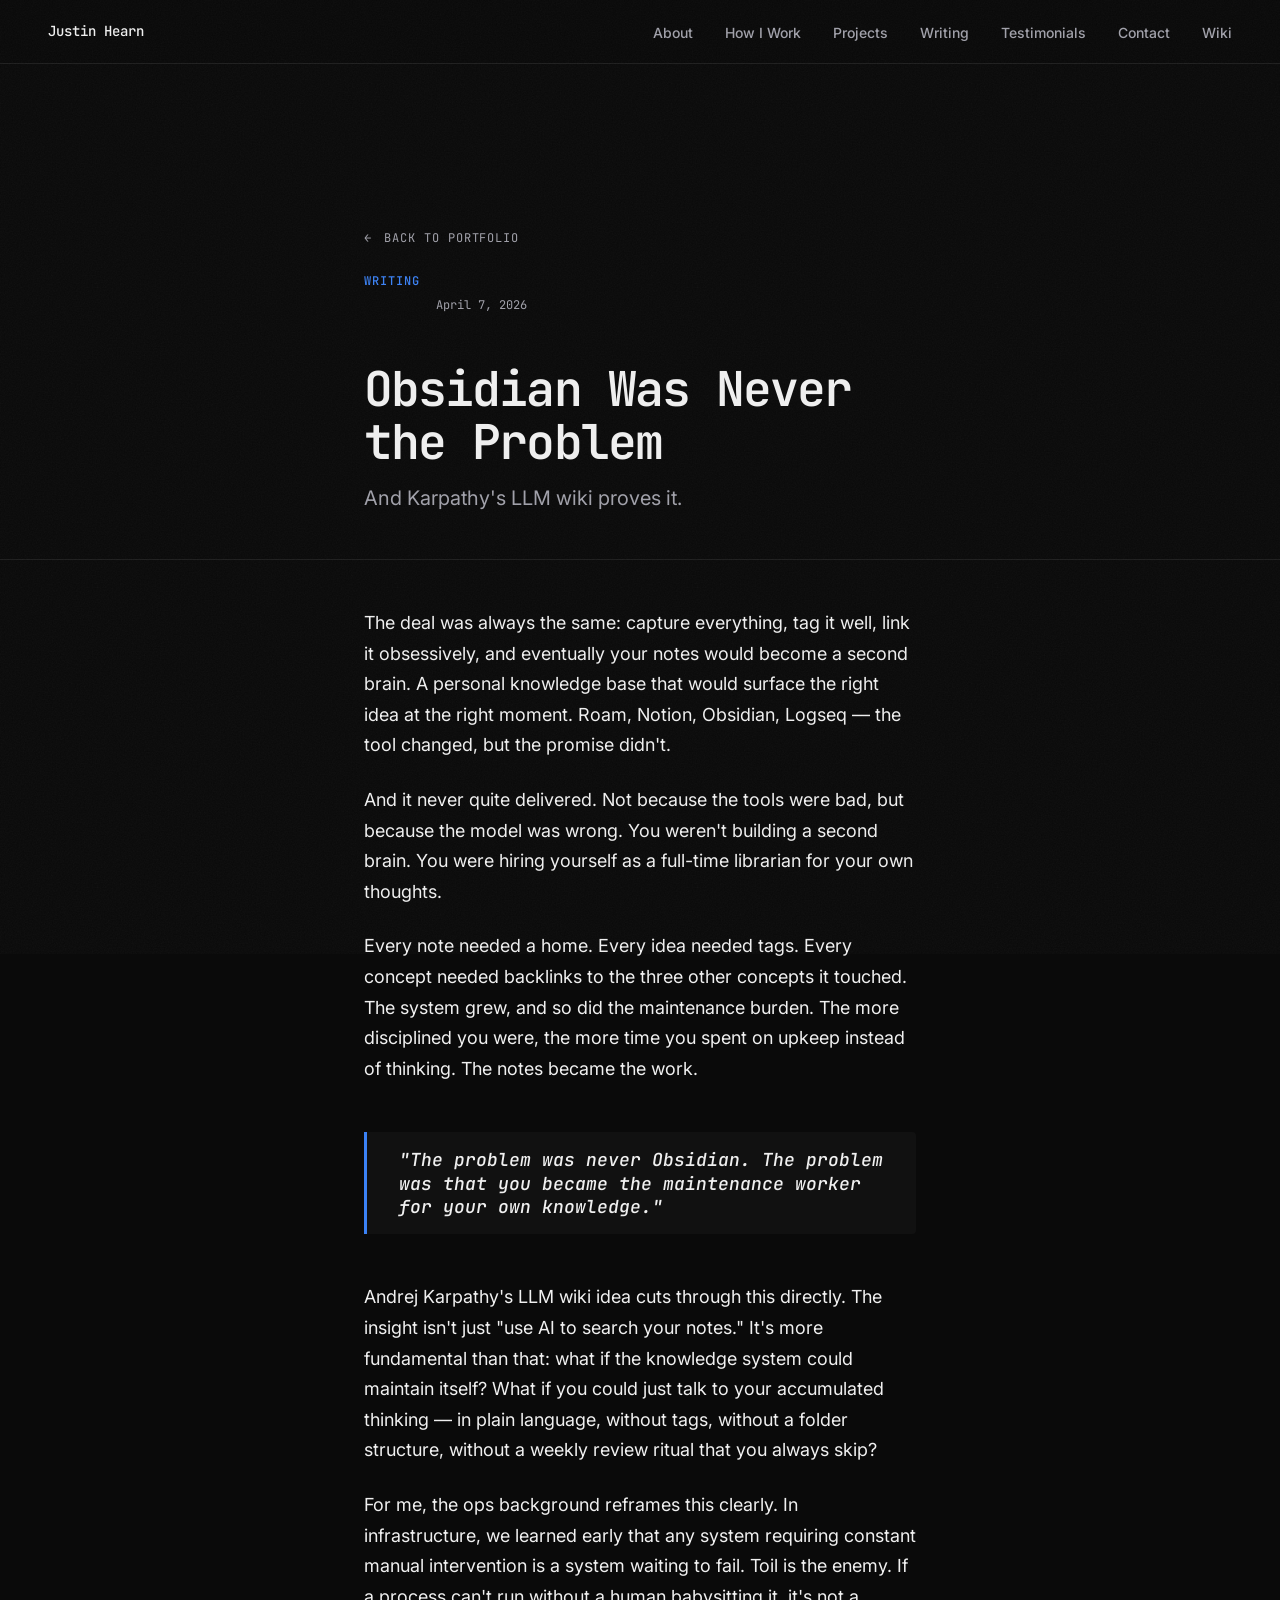
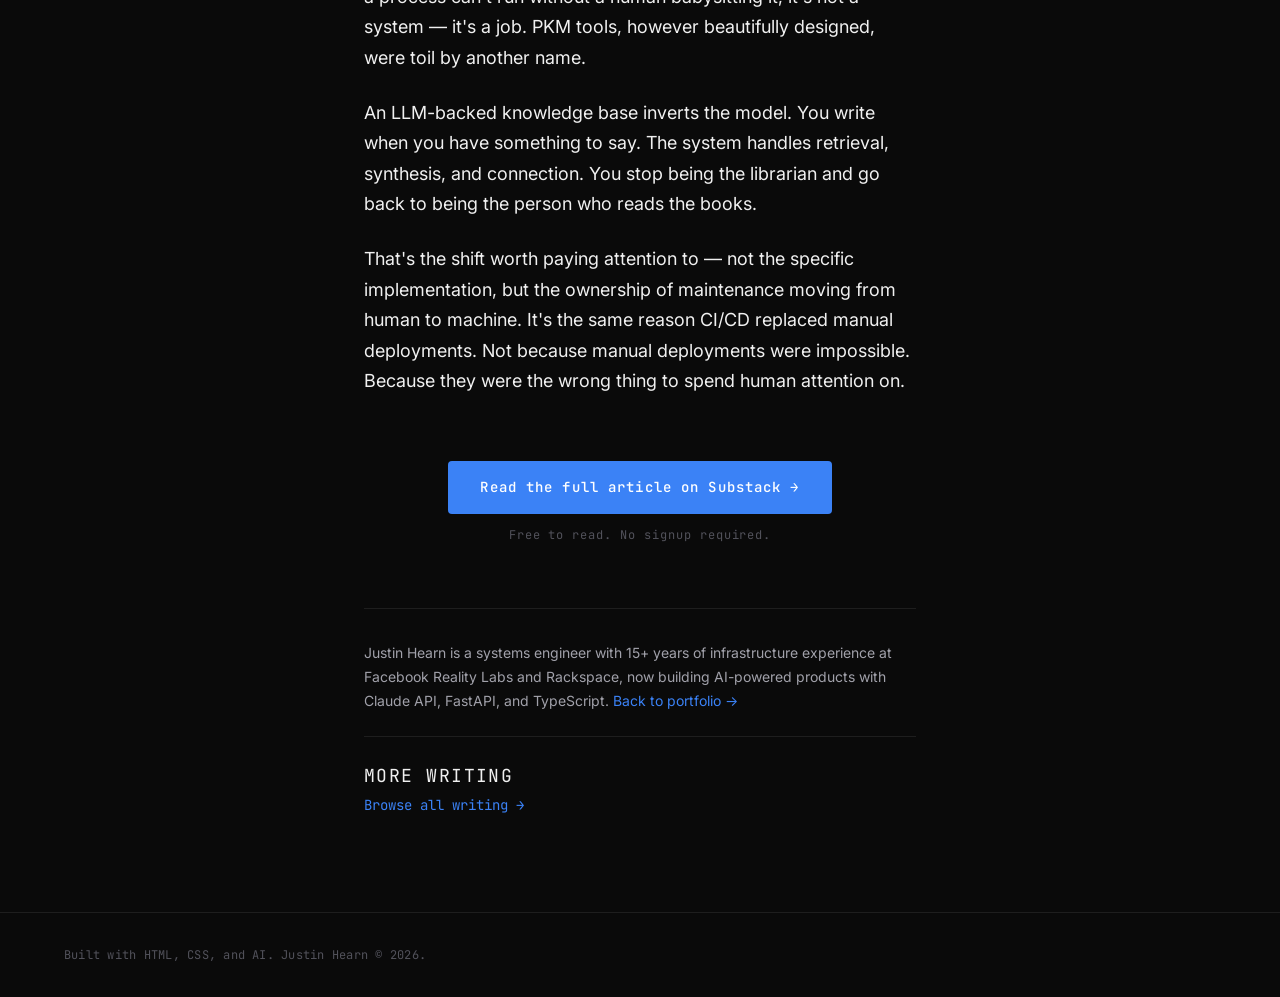
<file: pkm-llm-wiki.html>
<!DOCTYPE html>
<html lang="en">
<head>
  <meta charset="UTF-8">
  <meta name="viewport" content="width=device-width, initial-scale=1.0">
  <title>Obsidian Was Never the Problem — And Karpathy's LLM Wiki Proves It | Justin Hearn</title>
  <meta name="description" content="Andrej Karpathy's LLM wiki idea isn't just a better tool — it reveals why every PKM system eventually fails. A systems engineer's take on knowledge management that actually works.">

  <meta property="og:title" content="Obsidian Was Never the Problem — And Karpathy's LLM Wiki Proves It">
  <meta property="og:description" content="The problem with PKM tools isn't which tool you chose — it's that you became the maintenance worker for your own knowledge. Karpathy's LLM wiki fixes that.">
  <meta property="og:type" content="article">
  <meta name="author" content="Justin Hearn">
  <meta property="og:url" content="https://www.justin.hearn.me/pkm-llm-wiki.html">
  <meta property="og:image" content="https://www.justin.hearn.me/pkm-llm-wiki-og-image.png">
  <meta property="article:published_time" content="2026-04-07">
  <meta property="article:author" content="Justin Hearn">

  <meta name="twitter:card" content="summary_large_image">
  <meta name="twitter:title" content="Obsidian Was Never the Problem — And Karpathy's LLM Wiki Proves It">
  <meta name="twitter:description" content="The problem with PKM tools isn't which tool you chose. Karpathy's LLM wiki reveals the real issue.">
  <meta name="twitter:image" content="https://www.justin.hearn.me/pkm-llm-wiki-og-image.png">

  <link rel="canonical" href="https://www.justin.hearn.me/pkm-llm-wiki.html">
  <link rel="icon" href="data:image/svg+xml,<svg xmlns='http://www.w3.org/2000/svg' viewBox='0 0 32 32'><rect width='32' height='32' rx='6' fill='%230a0a0a'/><text x='9' y='22' font-family='monospace' font-size='15' font-weight='700' fill='%233b82f6'>J_</text></svg>">

  <script type="application/ld+json">
  {
    "@context": "https://schema.org",
    "@type": "Article",
    "headline": "Obsidian Was Never the Problem — And Karpathy's LLM Wiki Proves It",
    "description": "Andrej Karpathy's LLM wiki idea reveals why every PKM tool ultimately fails: the tool makes you the maintenance worker for your own knowledge. A systems engineer's analysis.",
    "datePublished": "2026-04-07",
    "dateModified": "2026-04-07",
    "author": {
      "@type": "Person",
      "name": "Justin Hearn",
      "url": "https://www.justin.hearn.me"
    },
    "publisher": {
      "@type": "Person",
      "name": "Justin Hearn",
      "url": "https://www.justin.hearn.me"
    },
    "mainEntityOfPage": {
      "@type": "WebPage",
      "@id": "https://www.justin.hearn.me/pkm-llm-wiki.html"
    },
    "image": "https://www.justin.hearn.me/pkm-llm-wiki-og-image.png",
    "keywords": ["Karpathy LLM wiki", "Obsidian PKM", "LLM knowledge management", "AI personal knowledge base", "replace Obsidian with AI", "PKM tools 2026"],
    "url": "https://www.justin.hearn.me/pkm-llm-wiki.html",
    "isPartOf": {
      "@type": "WebSite",
      "url": "https://www.justin.hearn.me",
      "name": "Justin Hearn — AI-Augmented Engineering"
    }
  }
  </script>

  <link rel="preconnect" href="https://fonts.googleapis.com">
  <link rel="preconnect" href="https://fonts.gstatic.com" crossorigin>
  <link rel="stylesheet" href="https://fonts.googleapis.com/css2?family=Inter:wght@400;500;600&family=JetBrains+Mono:wght@400;500;600&display=swap">

  <link rel="stylesheet" href="tokens.css">
  <link rel="stylesheet" href="style.css">
</head>
<body>

  <!-- ─── Navigation ──────────────────────────────────────────── -->
  <header class="nav-header" role="banner">
    <nav class="nav" aria-label="Main navigation">
      <a href="/" class="nav-logo" aria-label="Justin Hearn — home">
        <span class="nav-logo-name">Justin Hearn</span>
      </a>

      <ul class="nav-links" role="list">
        <li><a href="/#about" class="nav-link">About</a></li>
        <li><a href="/#how-i-work" class="nav-link">How I Work</a></li>
        <li><a href="/#projects" class="nav-link">Projects</a></li>
        <li><a href="/#writing" class="nav-link">Writing</a></li>
        <li><a href="/#testimonials" class="nav-link">Testimonials</a></li>
        <li><a href="/#contact" class="nav-link">Contact</a></li>
        <li><a href="https://wiki.hearn.me" class="nav-link" target="_blank" rel="noopener">Wiki</a></li>
      </ul>

      <button
        class="nav-hamburger"
        aria-label="Open navigation menu"
        aria-expanded="false"
        aria-controls="mobile-nav"
      >
        <span class="hamburger-bar"></span>
        <span class="hamburger-bar"></span>
        <span class="hamburger-bar"></span>
      </button>
    </nav>
  </header>

  <!-- ─── Mobile Nav Overlay ──────────────────────────────────── -->
  <div class="mobile-nav" id="mobile-nav" aria-hidden="true" role="dialog" aria-label="Navigation menu">
    <button class="mobile-nav-close" aria-label="Close navigation menu">
      <svg width="24" height="24" viewBox="0 0 24 24" fill="none" stroke="currentColor" stroke-width="2" aria-hidden="true">
        <line x1="18" y1="6" x2="6" y2="18"/><line x1="6" y1="6" x2="18" y2="18"/>
      </svg>
    </button>
    <ul class="mobile-nav-links" role="list">
      <li><a href="/#about" class="mobile-nav-link">About</a></li>
      <li><a href="/#how-i-work" class="mobile-nav-link">How I Work</a></li>
      <li><a href="/#projects" class="mobile-nav-link">Projects</a></li>
      <li><a href="/#writing" class="mobile-nav-link">Writing</a></li>
      <li><a href="/#testimonials" class="mobile-nav-link">Testimonials</a></li>
      <li><a href="/#contact" class="mobile-nav-link">Contact</a></li>
      <li><a href="https://wiki.hearn.me" class="mobile-nav-link" target="_blank" rel="noopener">Wiki</a></li>
    </ul>
  </div>
  <div class="mobile-nav-backdrop" aria-hidden="true"></div>

  <main>

    <!-- ─── Article Header ──────────────────────────────────────── -->
    <header class="article-header">
      <div class="container">
        <a href="/" class="article-breadcrumb">Back to portfolio</a>

        <div class="article-meta">
          <p class="section-label" aria-label="Category">Writing</p>
          <time class="article-date" datetime="2026-04-07">April 7, 2026</time>
        </div>

        <h1 class="article-title">Obsidian Was Never the Problem</h1>
        <p class="article-deck">And Karpathy's LLM wiki proves it.</p>
      </div>
    </header>

    <!-- ─── Article Body ─────────────────────────────────────────── -->
    <div class="article-body container">

      <p>
        The deal was always the same: capture everything, tag it well, link it obsessively, and
        eventually your notes would become a second brain. A personal knowledge base that would
        surface the right idea at the right moment. Roam, Notion, Obsidian, Logseq — the tool
        changed, but the promise didn't.
      </p>

      <p>
        And it never quite delivered. Not because the tools were bad, but because the model was wrong.
        You weren't building a second brain. You were hiring yourself as a full-time librarian for
        your own thoughts.
      </p>

      <p>
        Every note needed a home. Every idea needed tags. Every concept needed backlinks to the
        three other concepts it touched. The system grew, and so did the maintenance burden. The
        more disciplined you were, the more time you spent on upkeep instead of thinking. The
        notes became the work.
      </p>

      <div class="article-pullquote" role="blockquote">
        <p>"The problem was never Obsidian. The problem was that you became the maintenance worker for your own knowledge."</p>
      </div>

      <p>
        Andrej Karpathy's LLM wiki idea cuts through this directly. The insight isn't just "use AI
        to search your notes." It's more fundamental than that: what if the knowledge system could
        maintain itself? What if you could just talk to your accumulated thinking — in plain language,
        without tags, without a folder structure, without a weekly review ritual that you always
        skip?
      </p>

      <p>
        For me, the ops background reframes this clearly. In infrastructure, we learned early that
        any system requiring constant manual intervention is a system waiting to fail. Toil is the
        enemy. If a process can't run without a human babysitting it, it's not a system — it's a
        job. PKM tools, however beautifully designed, were toil by another name.
      </p>

      <p>
        An LLM-backed knowledge base inverts the model. You write when you have something to say.
        The system handles retrieval, synthesis, and connection. You stop being the librarian and
        go back to being the person who reads the books.
      </p>

      <p>
        That's the shift worth paying attention to — not the specific implementation, but the
        ownership of maintenance moving from human to machine. It's the same reason CI/CD replaced
        manual deployments. Not because manual deployments were impossible. Because they were the
        wrong thing to spend human attention on.
      </p>

      <!-- ─── CTA ──────────────────────────────────────────────── -->
      <div class="article-cta">
        <a
          href="https://drinkyouroj.substack.com/p/obsidian-was-never-the-problem"
          target="_blank"
          rel="noopener noreferrer"
          class="article-cta-btn"
        >
          Read the full article on Substack →
        </a>
        <span class="article-cta-note">Free to read. No signup required.</span>
      </div>

      <!-- ─── Byline ────────────────────────────────────────────── -->
      <div class="article-byline">
        <p>
          Justin Hearn is a systems engineer with 15+ years of infrastructure experience at
          Facebook Reality Labs and Rackspace, now building AI-powered products with Claude API,
          FastAPI, and TypeScript.
          <a href="/">Back to portfolio →</a>
        </p>
      </div>

      <!-- ─── Related ───────────────────────────────────────────── -->
      <nav class="article-related" aria-label="More writing">
        <p class="article-related-label">More writing</p>
        <a href="/writing.html" class="article-related-link">Browse all writing →</a>
      </nav>

    </div>

  </main>

  <!-- ─── Footer ────────────────────────────────────────────────── -->
  <footer class="footer" role="contentinfo">
    <div class="container">
      <p class="footer-text">
        Built with HTML, CSS, and AI. Justin Hearn © 2026.
      </p>
    </div>
  </footer>

  <!-- Minimal mobile nav toggle — no GSAP dependency -->
  <script>
    (function () {
      var btn     = document.querySelector('.nav-hamburger');
      var closeBtn= document.querySelector('.mobile-nav-close');
      var nav     = document.getElementById('mobile-nav');
      var backdrop= document.querySelector('.mobile-nav-backdrop');

      function open() {
        nav.setAttribute('aria-hidden', 'false');
        btn.setAttribute('aria-expanded', 'true');
        backdrop.classList.add('is-visible');
        document.body.style.overflow = 'hidden';
      }
      function close() {
        nav.setAttribute('aria-hidden', 'true');
        btn.setAttribute('aria-expanded', 'false');
        backdrop.classList.remove('is-visible');
        document.body.style.overflow = '';
      }

      btn.addEventListener('click', open);
      closeBtn.addEventListener('click', close);
      backdrop.addEventListener('click', close);

      nav.querySelectorAll('.mobile-nav-link').forEach(function (link) {
        link.addEventListener('click', close);
      });

      document.addEventListener('keydown', function (e) {
        if (e.key === 'Escape') close();
      });
    })();
  </script>

</body>
</html>
</file>
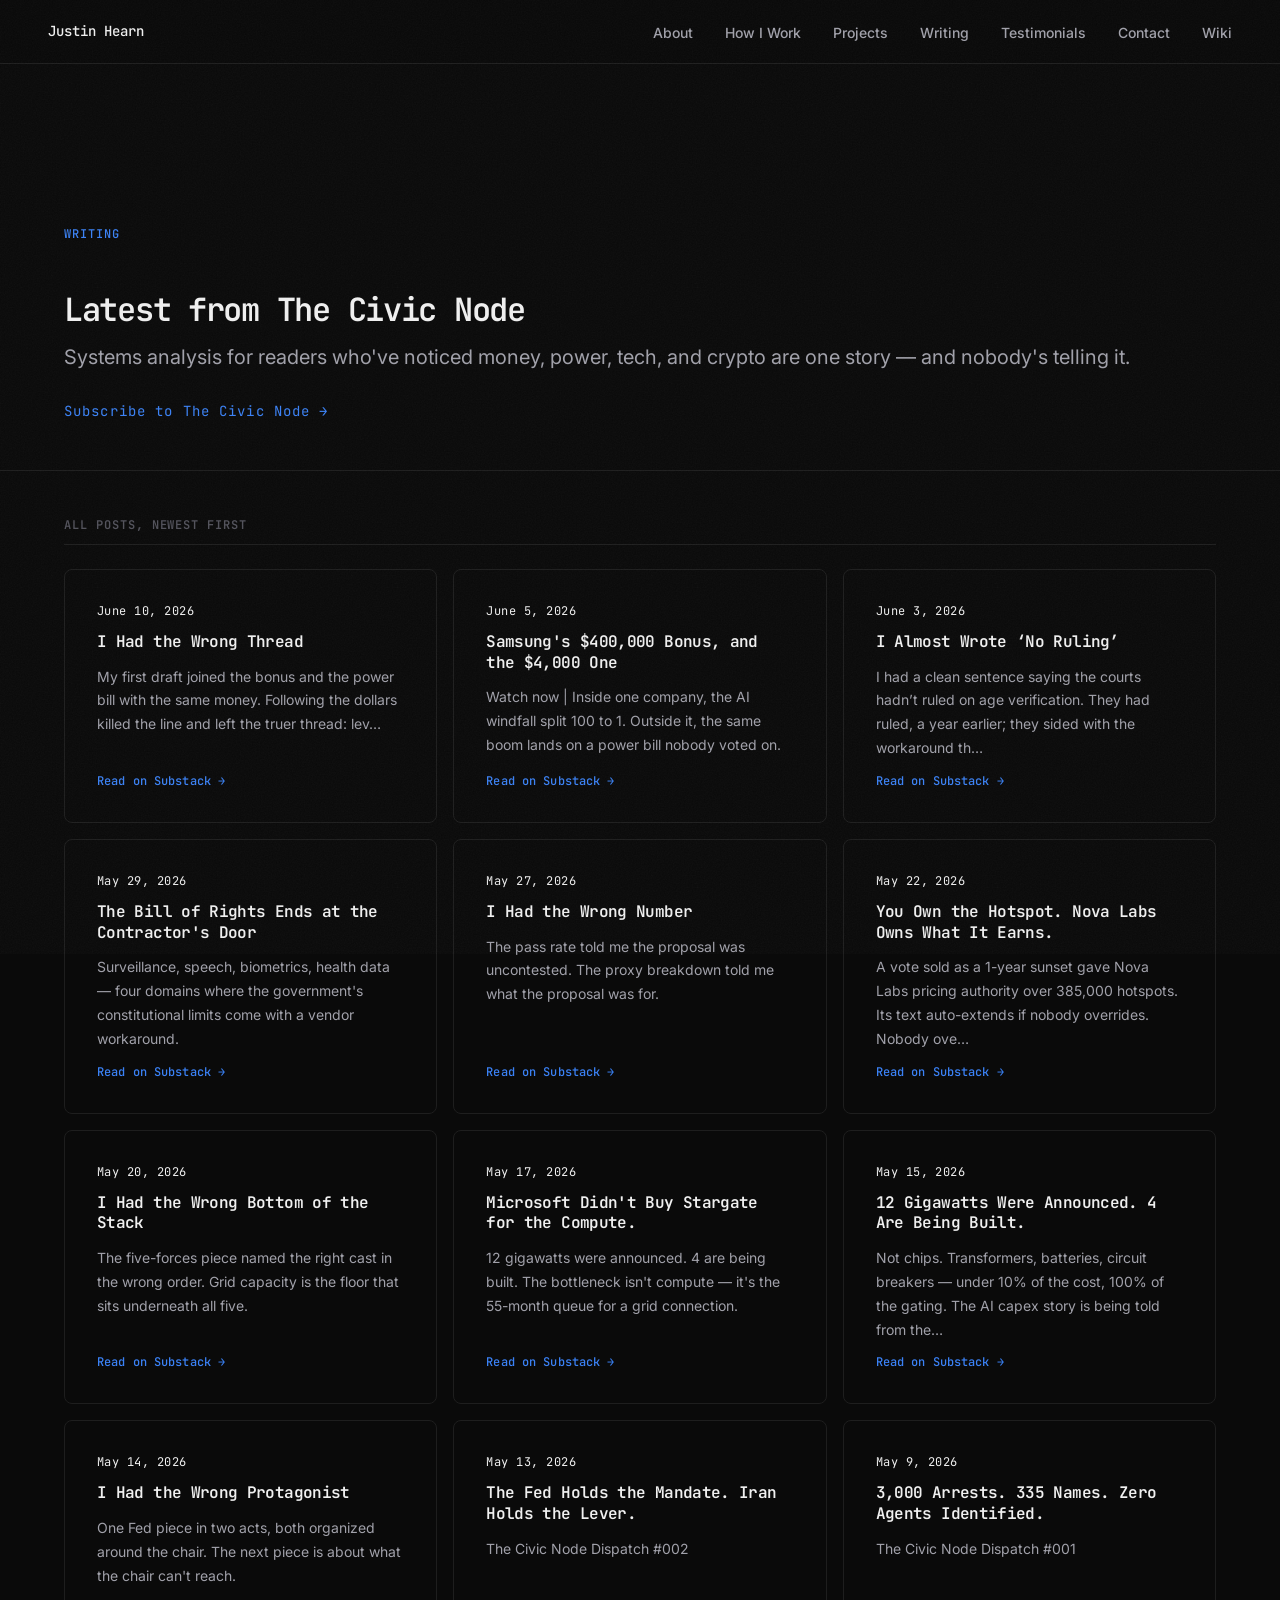
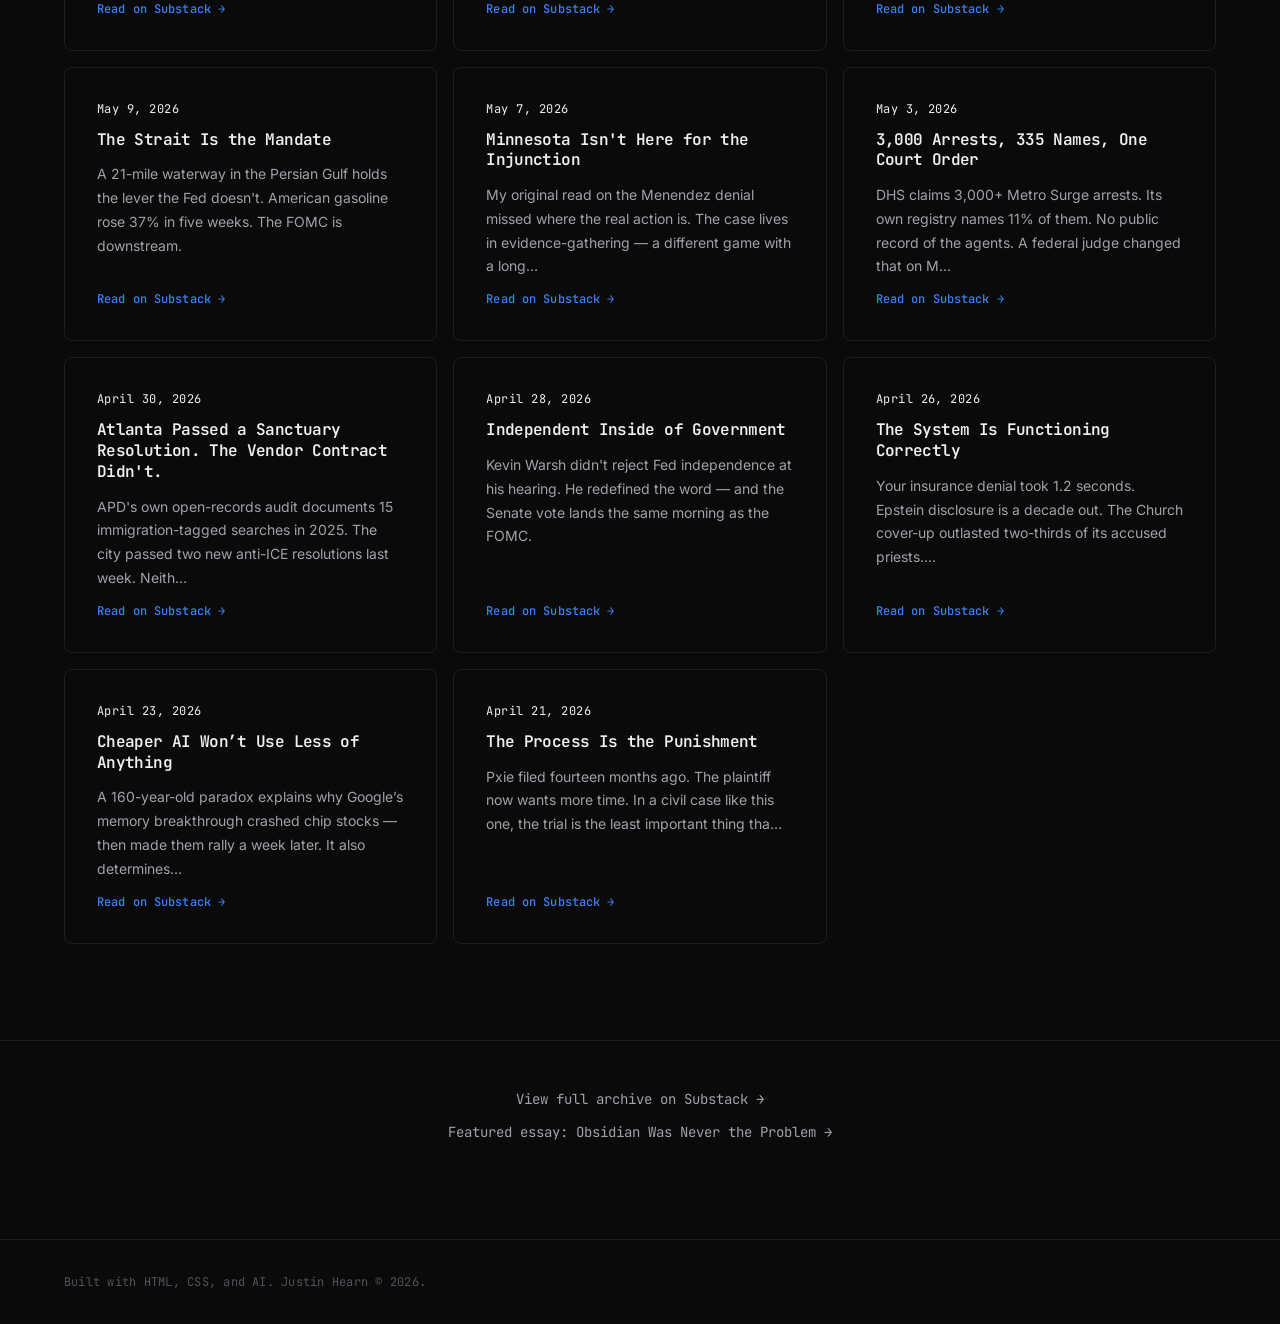
<file: writing.html>
<!DOCTYPE html>
<html lang="en">
<head>
  <meta charset="UTF-8">
  <meta name="viewport" content="width=device-width, initial-scale=1.0">
  <title>Writing — Latest from The Civic Node | Justin Hearn</title>
  <meta name="description" content="Every post from The Civic Node, newest first — systems analysis for readers who've noticed money, power, tech, and crypto are one story. By Justin Hearn.">

  <meta property="og:title" content="Writing — Latest from The Civic Node">
  <meta property="og:description" content="Systems analysis for readers who've noticed money, power, tech, and crypto are one story — and nobody's telling it.">
  <meta property="og:type" content="website">
  <meta name="author" content="Justin Hearn">
  <meta property="og:url" content="https://www.justin.hearn.me/writing.html">
  <meta property="og:image" content="https://www.justin.hearn.me/og-image.png">

  <meta name="twitter:card" content="summary_large_image">
  <meta name="twitter:title" content="Writing — Latest from The Civic Node">
  <meta name="twitter:description" content="Systems analysis for readers who've noticed money, power, tech, and crypto are one story — and nobody's telling it.">
  <meta name="twitter:image" content="https://www.justin.hearn.me/og-image.png">

  <link rel="canonical" href="https://www.justin.hearn.me/writing.html">
  <link rel="icon" href="data:image/svg+xml,<svg xmlns='http://www.w3.org/2000/svg' viewBox='0 0 32 32'><rect width='32' height='32' rx='6' fill='%230a0a0a'/><text x='9' y='22' font-family='monospace' font-size='15' font-weight='700' fill='%233b82f6'>J_</text></svg>">

  <script type="application/ld+json">
  {
    "@context": "https://schema.org",
    "@type": "CollectionPage",
    "name": "Writing by Justin Hearn — The Civic Node",
    "description": "Every post from The Civic Node, newest first — systems analysis for readers who've noticed money, power, tech, and crypto are one story.",
    "url": "https://www.justin.hearn.me/writing.html",
    "author": {
      "@type": "Person",
      "name": "Justin Hearn",
      "url": "https://www.justin.hearn.me"
    },
    "isPartOf": {
      "@type": "WebSite",
      "url": "https://www.justin.hearn.me",
      "name": "Justin Hearn — AI-Augmented Engineering"
    }
  }
  </script>

  <link rel="preconnect" href="https://fonts.googleapis.com">
  <link rel="preconnect" href="https://fonts.gstatic.com" crossorigin>
  <link rel="stylesheet" href="https://fonts.googleapis.com/css2?family=Inter:wght@400;500;600&family=JetBrains+Mono:wght@400;500;600&display=swap">

  <link rel="stylesheet" href="tokens.css">
  <link rel="stylesheet" href="style.css">
</head>
<body>

  <!-- ─── Navigation ──────────────────────────────────────────── -->
  <header class="nav-header" role="banner">
    <nav class="nav" aria-label="Main navigation">
      <a href="/" class="nav-logo" aria-label="Justin Hearn — home">
        <span class="nav-logo-name">Justin Hearn</span>
      </a>

      <ul class="nav-links" role="list">
        <li><a href="/#about" class="nav-link">About</a></li>
        <li><a href="/#how-i-work" class="nav-link">How I Work</a></li>
        <li><a href="/#projects" class="nav-link">Projects</a></li>
        <li><a href="/#writing" class="nav-link">Writing</a></li>
        <li><a href="/#testimonials" class="nav-link">Testimonials</a></li>
        <li><a href="/#contact" class="nav-link">Contact</a></li>
        <li><a href="https://wiki.hearn.me" class="nav-link" target="_blank" rel="noopener">Wiki</a></li>
      </ul>

      <button
        class="nav-hamburger"
        aria-label="Open navigation menu"
        aria-expanded="false"
        aria-controls="mobile-nav"
      >
        <span class="hamburger-bar"></span>
        <span class="hamburger-bar"></span>
        <span class="hamburger-bar"></span>
      </button>
    </nav>
  </header>

  <!-- ─── Mobile Nav Overlay ──────────────────────────────────── -->
  <div class="mobile-nav" id="mobile-nav" aria-hidden="true" role="dialog" aria-label="Navigation menu">
    <button class="mobile-nav-close" aria-label="Close navigation menu">
      <svg width="24" height="24" viewBox="0 0 24 24" fill="none" stroke="currentColor" stroke-width="2" aria-hidden="true">
        <line x1="18" y1="6" x2="6" y2="18"/><line x1="6" y1="6" x2="18" y2="18"/>
      </svg>
    </button>
    <ul class="mobile-nav-links" role="list">
      <li><a href="/#about" class="mobile-nav-link">About</a></li>
      <li><a href="/#how-i-work" class="mobile-nav-link">How I Work</a></li>
      <li><a href="/#projects" class="mobile-nav-link">Projects</a></li>
      <li><a href="/#writing" class="mobile-nav-link">Writing</a></li>
      <li><a href="/#testimonials" class="mobile-nav-link">Testimonials</a></li>
      <li><a href="/#contact" class="mobile-nav-link">Contact</a></li>
      <li><a href="https://wiki.hearn.me" class="mobile-nav-link" target="_blank" rel="noopener">Wiki</a></li>
    </ul>
  </div>
  <div class="mobile-nav-backdrop" aria-hidden="true"></div>

  <main>

    <!-- ─── Page Header ─────────────────────────────────────────── -->
    <header class="writing-page-header">
      <div class="container">
        <p class="section-label">Writing</p>
        <h1 class="section-heading">Latest from The Civic Node</h1>
        <p class="writing-page-tagline">
          Systems analysis for readers who've noticed money, power, tech, and crypto
          are one story — and nobody's telling it.
        </p>
        <a
          href="https://drinkyouroj.substack.com"
          target="_blank"
          rel="noopener noreferrer"
          class="writing-page-subscribe"
        >
          Subscribe to The Civic Node →
        </a>
      </div>
    </header>

    <!-- ─── All posts (generated) ───────────────────────────────── -->
    <section class="writing-page-section" aria-labelledby="feed-heading">
      <div class="container">
        <h2 class="writing-section-heading" id="feed-heading">All posts, newest first</h2>

        <div class="writing-grid">
          <!-- FEED:START — generated by tools/build-writing.mjs; do not edit between markers -->
          <a
            href="https://drinkyouroj.substack.com/p/i-had-the-wrong-thread"
            target="_blank"
            rel="noopener noreferrer"
            class="writing-card"
            aria-label="Read: I Had the Wrong Thread on Substack"
          >
            <time class="writing-date" datetime="2026-06-10T13:10:00.000Z">June 10, 2026</time>
            <h3 class="writing-title">I Had the Wrong Thread</h3>
            <p class="writing-excerpt">My first draft joined the bonus and the power bill with the same money. Following the dollars killed the line and left the truer thread: lev…</p>
            <span class="writing-cta">Read on Substack →</span>
          </a>
          <a
            href="https://drinkyouroj.substack.com/p/samsungs-400000-bonus-and-the-4000-one"
            target="_blank"
            rel="noopener noreferrer"
            class="writing-card"
            aria-label="Read: Samsung&#39;s $400,000 Bonus, and the $4,000 One on Substack"
          >
            <time class="writing-date" datetime="2026-06-05T21:58:53.000Z">June 5, 2026</time>
            <h3 class="writing-title">Samsung&#39;s $400,000 Bonus, and the $4,000 One</h3>
            <p class="writing-excerpt">Watch now | Inside one company, the AI windfall split 100 to 1. Outside it, the same boom lands on a power bill nobody voted on.</p>
            <span class="writing-cta">Read on Substack →</span>
          </a>
          <a
            href="https://drinkyouroj.substack.com/p/i-almost-wrote-no-ruling"
            target="_blank"
            rel="noopener noreferrer"
            class="writing-card"
            aria-label="Read: I Almost Wrote ‘No Ruling’ on Substack"
          >
            <time class="writing-date" datetime="2026-06-03T13:05:16.000Z">June 3, 2026</time>
            <h3 class="writing-title">I Almost Wrote ‘No Ruling’</h3>
            <p class="writing-excerpt">I had a clean sentence saying the courts hadn’t ruled on age verification. They had ruled, a year earlier; they sided with the workaround th…</p>
            <span class="writing-cta">Read on Substack →</span>
          </a>
          <a
            href="https://drinkyouroj.substack.com/p/the-bill-of-rights-ends-at-the-contractors-door"
            target="_blank"
            rel="noopener noreferrer"
            class="writing-card"
            aria-label="Read: The Bill of Rights Ends at the Contractor&#39;s Door on Substack"
          >
            <time class="writing-date" datetime="2026-05-29T22:05:01.000Z">May 29, 2026</time>
            <h3 class="writing-title">The Bill of Rights Ends at the Contractor&#39;s Door</h3>
            <p class="writing-excerpt">Surveillance, speech, biometrics, health data — four domains where the government&#39;s constitutional limits come with a vendor workaround.</p>
            <span class="writing-cta">Read on Substack →</span>
          </a>
          <a
            href="https://drinkyouroj.substack.com/p/i-had-the-wrong-number"
            target="_blank"
            rel="noopener noreferrer"
            class="writing-card"
            aria-label="Read: I Had the Wrong Number on Substack"
          >
            <time class="writing-date" datetime="2026-05-27T16:05:10.000Z">May 27, 2026</time>
            <h3 class="writing-title">I Had the Wrong Number</h3>
            <p class="writing-excerpt">The pass rate told me the proposal was uncontested. The proxy breakdown told me what the proposal was for.</p>
            <span class="writing-cta">Read on Substack →</span>
          </a>
          <a
            href="https://drinkyouroj.substack.com/p/you-own-the-hotspot-nova-labs-owns-what-it-earns"
            target="_blank"
            rel="noopener noreferrer"
            class="writing-card"
            aria-label="Read: You Own the Hotspot. Nova Labs Owns What It Earns. on Substack"
          >
            <time class="writing-date" datetime="2026-05-22T22:30:57.000Z">May 22, 2026</time>
            <h3 class="writing-title">You Own the Hotspot. Nova Labs Owns What It Earns.</h3>
            <p class="writing-excerpt">A vote sold as a 1-year sunset gave Nova Labs pricing authority over 385,000 hotspots. Its text auto-extends if nobody overrides. Nobody ove…</p>
            <span class="writing-cta">Read on Substack →</span>
          </a>
          <a
            href="https://drinkyouroj.substack.com/p/i-had-the-wrong-bottom-of-the-stack"
            target="_blank"
            rel="noopener noreferrer"
            class="writing-card"
            aria-label="Read: I Had the Wrong Bottom of the Stack on Substack"
          >
            <time class="writing-date" datetime="2026-05-20T12:04:51.000Z">May 20, 2026</time>
            <h3 class="writing-title">I Had the Wrong Bottom of the Stack</h3>
            <p class="writing-excerpt">The five-forces piece named the right cast in the wrong order. Grid capacity is the floor that sits underneath all five.</p>
            <span class="writing-cta">Read on Substack →</span>
          </a>
          <a
            href="https://drinkyouroj.substack.com/p/microsoft-didnt-buy-stargate-for-the-compute"
            target="_blank"
            rel="noopener noreferrer"
            class="writing-card"
            aria-label="Read: Microsoft Didn&#39;t Buy Stargate for the Compute. on Substack"
          >
            <time class="writing-date" datetime="2026-05-17T16:17:32.000Z">May 17, 2026</time>
            <h3 class="writing-title">Microsoft Didn&#39;t Buy Stargate for the Compute.</h3>
            <p class="writing-excerpt">12 gigawatts were announced. 4 are being built. The bottleneck isn&#39;t compute — it&#39;s the 55-month queue for a grid connection.</p>
            <span class="writing-cta">Read on Substack →</span>
          </a>
          <a
            href="https://drinkyouroj.substack.com/p/12-gigawatts-were-announced-4-are-being-built"
            target="_blank"
            rel="noopener noreferrer"
            class="writing-card"
            aria-label="Read: 12 Gigawatts Were Announced. 4 Are Being Built. on Substack"
          >
            <time class="writing-date" datetime="2026-05-15T20:04:36.000Z">May 15, 2026</time>
            <h3 class="writing-title">12 Gigawatts Were Announced. 4 Are Being Built.</h3>
            <p class="writing-excerpt">Not chips. Transformers, batteries, circuit breakers — under 10% of the cost, 100% of the gating. The AI capex story is being told from the…</p>
            <span class="writing-cta">Read on Substack →</span>
          </a>
          <a
            href="https://drinkyouroj.substack.com/p/i-had-the-wrong-protagonist"
            target="_blank"
            rel="noopener noreferrer"
            class="writing-card"
            aria-label="Read: I Had the Wrong Protagonist on Substack"
          >
            <time class="writing-date" datetime="2026-05-14T00:29:07.000Z">May 14, 2026</time>
            <h3 class="writing-title">I Had the Wrong Protagonist</h3>
            <p class="writing-excerpt">One Fed piece in two acts, both organized around the chair. The next piece is about what the chair can&#39;t reach.</p>
            <span class="writing-cta">Read on Substack →</span>
          </a>
          <a
            href="https://drinkyouroj.substack.com/p/the-fed-holds-the-mandate-iran-holds-the-lever"
            target="_blank"
            rel="noopener noreferrer"
            class="writing-card"
            aria-label="Read: The Fed Holds the Mandate. Iran Holds the Lever. on Substack"
          >
            <time class="writing-date" datetime="2026-05-13T04:33:19.000Z">May 13, 2026</time>
            <h3 class="writing-title">The Fed Holds the Mandate. Iran Holds the Lever.</h3>
            <p class="writing-excerpt">The Civic Node Dispatch #002</p>
            <span class="writing-cta">Read on Substack →</span>
          </a>
          <a
            href="https://drinkyouroj.substack.com/p/3000-arrests-335-names-zero-agents-identified"
            target="_blank"
            rel="noopener noreferrer"
            class="writing-card"
            aria-label="Read: 3,000 Arrests. 335 Names. Zero Agents Identified. on Substack"
          >
            <time class="writing-date" datetime="2026-05-09T23:57:43.000Z">May 9, 2026</time>
            <h3 class="writing-title">3,000 Arrests. 335 Names. Zero Agents Identified.</h3>
            <p class="writing-excerpt">The Civic Node Dispatch #001</p>
            <span class="writing-cta">Read on Substack →</span>
          </a>
          <a
            href="https://drinkyouroj.substack.com/p/the-strait-is-the-mandate"
            target="_blank"
            rel="noopener noreferrer"
            class="writing-card"
            aria-label="Read: The Strait Is the Mandate on Substack"
          >
            <time class="writing-date" datetime="2026-05-09T01:35:56.000Z">May 9, 2026</time>
            <h3 class="writing-title">The Strait Is the Mandate</h3>
            <p class="writing-excerpt">A 21-mile waterway in the Persian Gulf holds the lever the Fed doesn&#39;t. American gasoline rose 37% in five weeks. The FOMC is downstream.</p>
            <span class="writing-cta">Read on Substack →</span>
          </a>
          <a
            href="https://drinkyouroj.substack.com/p/minnesota-isnt-here-for-the-injunction"
            target="_blank"
            rel="noopener noreferrer"
            class="writing-card"
            aria-label="Read: Minnesota Isn&#39;t Here for the Injunction on Substack"
          >
            <time class="writing-date" datetime="2026-05-07T00:49:13.000Z">May 7, 2026</time>
            <h3 class="writing-title">Minnesota Isn&#39;t Here for the Injunction</h3>
            <p class="writing-excerpt">My original read on the Menendez denial missed where the real action is. The case lives in evidence-gathering — a different game with a long…</p>
            <span class="writing-cta">Read on Substack →</span>
          </a>
          <a
            href="https://drinkyouroj.substack.com/p/3000-arrests-335-names-one-court-order"
            target="_blank"
            rel="noopener noreferrer"
            class="writing-card"
            aria-label="Read: 3,000 Arrests, 335 Names, One Court Order on Substack"
          >
            <time class="writing-date" datetime="2026-05-03T01:28:47.000Z">May 3, 2026</time>
            <h3 class="writing-title">3,000 Arrests, 335 Names, One Court Order</h3>
            <p class="writing-excerpt">DHS claims 3,000+ Metro Surge arrests. Its own registry names 11% of them. No public record of the agents. A federal judge changed that on M…</p>
            <span class="writing-cta">Read on Substack →</span>
          </a>
          <a
            href="https://drinkyouroj.substack.com/p/atlanta-passed-a-sanctuary-resolution"
            target="_blank"
            rel="noopener noreferrer"
            class="writing-card"
            aria-label="Read: Atlanta Passed a Sanctuary Resolution. The Vendor Contract Didn&#39;t. on Substack"
          >
            <time class="writing-date" datetime="2026-04-30T13:03:46.000Z">April 30, 2026</time>
            <h3 class="writing-title">Atlanta Passed a Sanctuary Resolution. The Vendor Contract Didn&#39;t.</h3>
            <p class="writing-excerpt">APD&#39;s own open-records audit documents 15 immigration-tagged searches in 2025. The city passed two new anti-ICE resolutions last week. Neith…</p>
            <span class="writing-cta">Read on Substack →</span>
          </a>
          <a
            href="https://drinkyouroj.substack.com/p/independent-inside-of-government"
            target="_blank"
            rel="noopener noreferrer"
            class="writing-card"
            aria-label="Read: Independent Inside of Government on Substack"
          >
            <time class="writing-date" datetime="2026-04-28T12:17:51.000Z">April 28, 2026</time>
            <h3 class="writing-title">Independent Inside of Government</h3>
            <p class="writing-excerpt">Kevin Warsh didn&#39;t reject Fed independence at his hearing. He redefined the word — and the Senate vote lands the same morning as the FOMC.</p>
            <span class="writing-cta">Read on Substack →</span>
          </a>
          <a
            href="https://drinkyouroj.substack.com/p/the-system-is-functioning-correctly"
            target="_blank"
            rel="noopener noreferrer"
            class="writing-card"
            aria-label="Read: The System Is Functioning Correctly on Substack"
          >
            <time class="writing-date" datetime="2026-04-26T15:23:48.000Z">April 26, 2026</time>
            <h3 class="writing-title">The System Is Functioning Correctly</h3>
            <p class="writing-excerpt">Your insurance denial took 1.2 seconds. Epstein disclosure is a decade out. The Church cover-up outlasted two-thirds of its accused priests.…</p>
            <span class="writing-cta">Read on Substack →</span>
          </a>
          <a
            href="https://drinkyouroj.substack.com/p/cheaper-ai-wont-use-less-of-anything"
            target="_blank"
            rel="noopener noreferrer"
            class="writing-card"
            aria-label="Read: Cheaper AI Won’t Use Less of Anything on Substack"
          >
            <time class="writing-date" datetime="2026-04-23T21:17:53.000Z">April 23, 2026</time>
            <h3 class="writing-title">Cheaper AI Won’t Use Less of Anything</h3>
            <p class="writing-excerpt">A 160-year-old paradox explains why Google’s memory breakthrough crashed chip stocks — then made them rally a week later. It also determines…</p>
            <span class="writing-cta">Read on Substack →</span>
          </a>
          <a
            href="https://drinkyouroj.substack.com/p/the-process-is-the-punishment"
            target="_blank"
            rel="noopener noreferrer"
            class="writing-card"
            aria-label="Read: The Process Is the Punishment on Substack"
          >
            <time class="writing-date" datetime="2026-04-21T13:15:45.000Z">April 21, 2026</time>
            <h3 class="writing-title">The Process Is the Punishment</h3>
            <p class="writing-excerpt">Pxie filed fourteen months ago. The plaintiff now wants more time. In a civil case like this one, the trial is the least important thing tha…</p>
            <span class="writing-cta">Read on Substack →</span>
          </a>
          <!-- FEED:END -->
        </div>
      </div>
    </section>

    <!-- Structured data for the generated list lives in the body so the
         <head> stays fully hand-authored. -->
    <!-- JSONLD:START — generated by tools/build-writing.mjs; do not edit between markers -->
    <script type="application/ld+json">
{
  "@context": "https://schema.org",
  "@type": "ItemList",
  "name": "The Civic Node — all posts",
  "itemListOrder": "https://schema.org/ItemListOrderDescending",
  "numberOfItems": 20,
  "itemListElement": [
    {
      "@type": "ListItem",
      "position": 1,
      "url": "https://drinkyouroj.substack.com/p/i-had-the-wrong-thread",
      "name": "I Had the Wrong Thread"
    },
    {
      "@type": "ListItem",
      "position": 2,
      "url": "https://drinkyouroj.substack.com/p/samsungs-400000-bonus-and-the-4000-one",
      "name": "Samsung's $400,000 Bonus, and the $4,000 One"
    },
    {
      "@type": "ListItem",
      "position": 3,
      "url": "https://drinkyouroj.substack.com/p/i-almost-wrote-no-ruling",
      "name": "I Almost Wrote ‘No Ruling’"
    },
    {
      "@type": "ListItem",
      "position": 4,
      "url": "https://drinkyouroj.substack.com/p/the-bill-of-rights-ends-at-the-contractors-door",
      "name": "The Bill of Rights Ends at the Contractor's Door"
    },
    {
      "@type": "ListItem",
      "position": 5,
      "url": "https://drinkyouroj.substack.com/p/i-had-the-wrong-number",
      "name": "I Had the Wrong Number"
    },
    {
      "@type": "ListItem",
      "position": 6,
      "url": "https://drinkyouroj.substack.com/p/you-own-the-hotspot-nova-labs-owns-what-it-earns",
      "name": "You Own the Hotspot. Nova Labs Owns What It Earns."
    },
    {
      "@type": "ListItem",
      "position": 7,
      "url": "https://drinkyouroj.substack.com/p/i-had-the-wrong-bottom-of-the-stack",
      "name": "I Had the Wrong Bottom of the Stack"
    },
    {
      "@type": "ListItem",
      "position": 8,
      "url": "https://drinkyouroj.substack.com/p/microsoft-didnt-buy-stargate-for-the-compute",
      "name": "Microsoft Didn't Buy Stargate for the Compute."
    },
    {
      "@type": "ListItem",
      "position": 9,
      "url": "https://drinkyouroj.substack.com/p/12-gigawatts-were-announced-4-are-being-built",
      "name": "12 Gigawatts Were Announced. 4 Are Being Built."
    },
    {
      "@type": "ListItem",
      "position": 10,
      "url": "https://drinkyouroj.substack.com/p/i-had-the-wrong-protagonist",
      "name": "I Had the Wrong Protagonist"
    },
    {
      "@type": "ListItem",
      "position": 11,
      "url": "https://drinkyouroj.substack.com/p/the-fed-holds-the-mandate-iran-holds-the-lever",
      "name": "The Fed Holds the Mandate. Iran Holds the Lever."
    },
    {
      "@type": "ListItem",
      "position": 12,
      "url": "https://drinkyouroj.substack.com/p/3000-arrests-335-names-zero-agents-identified",
      "name": "3,000 Arrests. 335 Names. Zero Agents Identified."
    },
    {
      "@type": "ListItem",
      "position": 13,
      "url": "https://drinkyouroj.substack.com/p/the-strait-is-the-mandate",
      "name": "The Strait Is the Mandate"
    },
    {
      "@type": "ListItem",
      "position": 14,
      "url": "https://drinkyouroj.substack.com/p/minnesota-isnt-here-for-the-injunction",
      "name": "Minnesota Isn't Here for the Injunction"
    },
    {
      "@type": "ListItem",
      "position": 15,
      "url": "https://drinkyouroj.substack.com/p/3000-arrests-335-names-one-court-order",
      "name": "3,000 Arrests, 335 Names, One Court Order"
    },
    {
      "@type": "ListItem",
      "position": 16,
      "url": "https://drinkyouroj.substack.com/p/atlanta-passed-a-sanctuary-resolution",
      "name": "Atlanta Passed a Sanctuary Resolution. The Vendor Contract Didn't."
    },
    {
      "@type": "ListItem",
      "position": 17,
      "url": "https://drinkyouroj.substack.com/p/independent-inside-of-government",
      "name": "Independent Inside of Government"
    },
    {
      "@type": "ListItem",
      "position": 18,
      "url": "https://drinkyouroj.substack.com/p/the-system-is-functioning-correctly",
      "name": "The System Is Functioning Correctly"
    },
    {
      "@type": "ListItem",
      "position": 19,
      "url": "https://drinkyouroj.substack.com/p/cheaper-ai-wont-use-less-of-anything",
      "name": "Cheaper AI Won’t Use Less of Anything"
    },
    {
      "@type": "ListItem",
      "position": 20,
      "url": "https://drinkyouroj.substack.com/p/the-process-is-the-punishment",
      "name": "The Process Is the Punishment"
    }
  ]
}
    </script>
    <!-- JSONLD:END -->

    <!-- ─── Footer CTA ───────────────────────────────────────────── -->
    <div class="writing-page-footer">
      <div class="container">
        <a
          href="https://drinkyouroj.substack.com/archive"
          target="_blank"
          rel="noopener noreferrer"
          class="writing-all-link"
        >
          View full archive on Substack →
        </a>
        <!-- Permanent internal link — keeps pkm-llm-wiki.html reachable
             (no longer in the feed; see docs/decisions). -->
        <a href="/pkm-llm-wiki.html" class="writing-all-link">
          Featured essay: Obsidian Was Never the Problem →
        </a>
      </div>
    </div>

  </main>

  <!-- ─── Footer ────────────────────────────────────────────────── -->
  <footer class="footer" role="contentinfo">
    <div class="container">
      <p class="footer-text">
        Built with HTML, CSS, and AI. Justin Hearn © 2026.
      </p>
    </div>
  </footer>

  <!-- Minimal mobile nav toggle — no GSAP dependency -->
  <script>
    (function () {
      var btn     = document.querySelector('.nav-hamburger');
      var closeBtn= document.querySelector('.mobile-nav-close');
      var nav     = document.getElementById('mobile-nav');
      var backdrop= document.querySelector('.mobile-nav-backdrop');

      function open() {
        nav.setAttribute('aria-hidden', 'false');
        btn.setAttribute('aria-expanded', 'true');
        backdrop.classList.add('is-visible');
        document.body.style.overflow = 'hidden';
      }
      function close() {
        nav.setAttribute('aria-hidden', 'true');
        btn.setAttribute('aria-expanded', 'false');
        backdrop.classList.remove('is-visible');
        document.body.style.overflow = '';
      }

      btn.addEventListener('click', open);
      closeBtn.addEventListener('click', close);
      backdrop.addEventListener('click', close);

      nav.querySelectorAll('.mobile-nav-link').forEach(function (link) {
        link.addEventListener('click', close);
      });

      document.addEventListener('keydown', function (e) {
        if (e.key === 'Escape') close();
      });
    })();
  </script>

</body>
</html>
</file>
<file: tokens.css>
/**
 * Design Tokens: AI-Augmented Engineering Portfolio
 * Philosophy: Dark Precision — Linear, Vercel, Resend aesthetic
 * Base unit: 4px
 *
 * This file is the single source of truth for all visual values.
 * No component should hardcode a color, size, or timing value.
 */

/* ─── Dark Mode (default — this site is intentionally dark) ─── */
:root {
  /* Color: Backgrounds */
  --color-bg-primary:    #0a0a0a;   /* Main page background */
  --color-bg-secondary:  #111111;   /* Cards, surface areas */
  --color-bg-tertiary:   #1a1a1a;   /* Subtle wells, hover states */
  --color-bg-inverse:    #f0f0f0;   /* Not used, kept for completeness */

  /* Color: Text */
  --color-text-primary:  #f0f0f0;   /* Main body text */
  --color-text-secondary:#a1a1aa;   /* Subdued labels, metadata */
  --color-text-tertiary: #52525b;   /* Placeholder, disabled */
  --color-text-inverse:  #0a0a0a;   /* Text on light backgrounds */

  /* Color: Borders */
  --color-border-primary:   #1e1e1e; /* Default card/section borders */
  --color-border-secondary: #2a2a2a; /* Subtle dividers */
  --color-border-focus:     #3b82f6; /* Focus ring */

  /* Color: Accent (electric blue) */
  --color-accent-primary:        #3b82f6;
  --color-accent-primary-hover:  #60a5fa;
  --color-accent-primary-active: #2563eb;
  --color-accent-secondary:      #1d4ed8; /* Deeper blue for backgrounds */
  --color-accent-glow:           rgba(59, 130, 246, 0.15); /* Card hover glow */

  /* Color: Status */
  --color-status-success: #22c55e;
  --color-status-warning: #f59e0b;
  --color-status-error:   #ef4444;
  --color-status-info:    #3b82f6;

  /* Color: Overlays */
  --color-surface-overlay:  rgba(0, 0, 0, 0.8);  /* Mobile nav backdrop */
  --color-nav-bg:           rgba(10, 10, 10, 0.92); /* Sticky nav backdrop — opaque enough to read without backdrop blur */

  /* ─── Typography ─────────────────────────────────────────── */
  --font-family-display: 'JetBrains Mono', 'Courier New', monospace;
  --font-family-body:    'Inter', -apple-system, BlinkMacSystemFont, sans-serif;
  --font-family-mono:    'JetBrains Mono', 'Courier New', monospace;

  --font-size-xs:   0.75rem;   /* 12px */
  --font-size-sm:   0.875rem;  /* 14px */
  --font-size-base: 1rem;      /* 16px */
  --font-size-md:   1.125rem;  /* 18px */
  --font-size-lg:   1.25rem;   /* 20px */
  --font-size-xl:   1.5rem;    /* 24px */
  --font-size-2xl:  1.875rem;  /* 30px */
  --font-size-3xl:  2.25rem;   /* 36px */
  --font-size-4xl:  3rem;      /* 48px */
  --font-size-5xl:  3.75rem;   /* 60px — hero display */
  --font-size-6xl:  4.5rem;    /* 72px — hero display large */

  --font-weight-normal:   400;
  --font-weight-medium:   500;
  --font-weight-semibold: 600;

  --line-height-tight:   1.1;  /* Headings */
  --line-height-snug:    1.3;  /* Subheadings */
  --line-height-normal:  1.5;  /* Body */
  --line-height-relaxed: 1.7;  /* Long-form */

  --letter-spacing-tight:  -0.04em; /* Display headings */
  --letter-spacing-normal:  0em;
  --letter-spacing-wide:    0.08em; /* Labels, tags, all-caps */

  /* ─── Spacing (4px base) ─────────────────────────────────── */
  --space-0:  0;
  --space-1:  0.25rem;   /* 4px */
  --space-2:  0.5rem;    /* 8px */
  --space-3:  0.75rem;   /* 12px */
  --space-4:  1rem;      /* 16px */
  --space-5:  1.5rem;    /* 24px */
  --space-6:  2rem;      /* 32px */
  --space-7:  3rem;      /* 48px */
  --space-8:  4rem;      /* 64px */
  --space-9:  6rem;      /* 96px */
  --space-10: 8rem;      /* 128px */
  --space-11: 12rem;     /* 192px */
  --space-12: 16rem;     /* 256px */

  /* ─── Layout ─────────────────────────────────────────────── */
  --max-width-content: 68ch;      /* Comfortable reading width */
  --max-width-wide:    1024px;    /* Wide content, project grid */
  --max-width-page:    1280px;    /* Full page container */

  --nav-height: 64px;

  --border-radius-sm:   2px;
  --border-radius-md:   4px;
  --border-radius-lg:   8px;
  --border-radius-full: 9999px;

  /* ─── Shadows ─────────────────────────────────────────────── */
  --shadow-sm:    0 1px 3px rgba(0, 0, 0, 0.5);
  --shadow-md:    0 4px 16px rgba(0, 0, 0, 0.6);
  --shadow-lg:    0 8px 32px rgba(0, 0, 0, 0.7);
  --shadow-glow:  0 0 24px rgba(59, 130, 246, 0.2);   /* Accent glow for cards */
  --shadow-focus: 0 0 0 3px rgba(59, 130, 246, 0.4);  /* Focus ring */
  --shadow-text:  0 1px 3px rgba(0, 0, 0, 0.7);       /* Text legibility over canvas */

  /* ─── Effects ────────────────────────────────────────────── */
  /* Film grain overlay overshoot. Must exceed the largest translate in
     the grainShift keyframes (±5% of the layer) so edges never show. */
  --grain-bleed: 6%;

  /* ─── Motion ─────────────────────────────────────────────── */
  --duration-instant: 50ms;
  --duration-fast:    150ms;
  --duration-normal:  250ms;
  --duration-slow:    400ms;
  --duration-slower:  600ms;
  /* Live-feed reconcile crossfade — cached cards swapping to revalidated
     content (main.js loadFeedSWR). Entrance reveals are GSAP's job. */
  --duration-feed-crossfade: 200ms;

  --easing-default: cubic-bezier(0.4, 0, 0.2, 1);
  --easing-in:      cubic-bezier(0.4, 0, 1, 1);
  --easing-out:     cubic-bezier(0, 0, 0.2, 1);
  --easing-bounce:  cubic-bezier(0.34, 1.56, 0.64, 1);

  /* ─── Breakpoints (reference only — use in media queries) ── */
  --breakpoint-sm:  375px;
  --breakpoint-md:  768px;
  --breakpoint-lg:  1024px;
  --breakpoint-xl:  1280px;
}

/* ─── Light Mode (dormant — site is dark-only by design) ────── */
/* Remove [data-theme="light"] from <html> to activate */
[data-theme="light"] {
  --color-bg-primary:    #ffffff;
  --color-bg-secondary:  #f8f8f8;
  --color-bg-tertiary:   #f0f0f0;

  --color-text-primary:  #111111;
  --color-text-secondary:#52525b;
  --color-text-tertiary: #a1a1aa;

  --color-border-primary:   #e4e4e7;
  --color-border-secondary: #d4d4d8;

  --color-nav-bg: rgba(255, 255, 255, 0.85);

  --shadow-sm: 0 1px 3px rgba(0, 0, 0, 0.1);
  --shadow-md: 0 4px 16px rgba(0, 0, 0, 0.12);
  --shadow-lg: 0 8px 32px rgba(0, 0, 0, 0.16);
}

/* ─── Reduced Motion ─────────────────────────────────────────── */
/* GSAP checks this in main.js — this ensures CSS transitions also respect it */
@media (prefers-reduced-motion: reduce) {
  *,
  *::before,
  *::after {
    animation-duration: 0.01ms !important;
    animation-iteration-count: 1 !important;
    transition-duration: 0.01ms !important;
  }
}
</file>
<file: style.css>
/* ─────────────────────────────────────────────────────────────────
   AI-Augmented Engineering Portfolio
   Philosophy: Dark Precision (Linear / Vercel / Resend aesthetic)
   ───────────────────────────────────────────────────────────────── */

/* ─── Custom Cursor ──────────────────────────────────────────────── */
/* Hidden by default — JS adds .cursor-ready to body when mouse first moves */
.cursor { display: none; }

body.cursor-ready .cursor {
  display: block;
  position: fixed;
  top: 0; left: 0;
  pointer-events: none;
  z-index: 9500;
}

body.cursor-ready { cursor: none; }
body.cursor-ready a,
body.cursor-ready button,
body.cursor-ready .project-card { cursor: none; }

.cursor-dot {
  position: absolute;
  width: 6px;
  height: 6px;
  background: var(--color-accent-primary);
  border-radius: 50%;
  transform: translate(-50%, -50%);
  transition: transform var(--duration-fast) var(--easing-out),
              background var(--duration-fast) var(--easing-default);
  will-change: transform;
}

.cursor-ring {
  position: absolute;
  width: 36px;
  height: 36px;
  border: 1.5px solid rgba(59, 130, 246, 0.4);
  border-radius: 50%;
  transform: translate(-50%, -50%);
  transition: width var(--duration-normal) var(--easing-out),
              height var(--duration-normal) var(--easing-out),
              border-color var(--duration-normal) var(--easing-default),
              background var(--duration-normal) var(--easing-default);
  will-change: transform;
}

/* Hover state — ring expands and glows */
body.cursor-hover .cursor-ring {
  width: 56px;
  height: 56px;
  border-color: rgba(59, 130, 246, 0.7);
  background: rgba(59, 130, 246, 0.06);
}

body.cursor-hover .cursor-dot {
  transform: translate(-50%, -50%) scale(1.5);
  background: var(--color-accent-primary-hover);
}

/* Click state */
body.cursor-clicking .cursor-ring {
  width: 28px;
  height: 28px;
  border-color: var(--color-accent-primary);
  background: rgba(59, 130, 246, 0.12);
}

/* Hide cursor on touch devices */
@media (hover: none) {
  body.cursor-ready { cursor: auto; }
  .cursor { display: none !important; }
}

/* ─── Dev Perf Overlay ───────────────────────────────────────────── */
/* Injected by setupPerfOverlay() in main.js — only with ?debug=perf */
.perf-overlay {
  position: fixed;
  bottom: var(--space-4);
  left: var(--space-4);
  z-index: 9999;
  font-family: var(--font-family-mono);
  font-size: var(--font-size-xs);
  line-height: var(--line-height-snug);
  color: var(--color-status-success);
  background: var(--color-surface-overlay);
  border: 1px solid var(--color-border-secondary);
  border-radius: var(--border-radius-md);
  padding: var(--space-2) var(--space-3);
  pointer-events: none;
  white-space: pre;
}

/* ─── Scramble effect chars ──────────────────────────────────────── */
.scramble-char {
  color: var(--color-accent-primary);
  opacity: 0.7;
}

/* ─── Film Grain Overlay ─────────────────────────────────────────── */
/* Fixed pseudo-element — sits above everything, pointer-events: none */
body::after {
  content: '';
  position: fixed;
  /* Slightly oversized so the shifting animation never shows an edge.
     Was 200%×200% (4× the viewport composited every grain step) — the
     keyframes only translate ±5%, so a small bleed covers the same
     visual at a quarter of the texture memory and composite area. */
  inset: calc(-1 * var(--grain-bleed));
  width: calc(100% + 2 * var(--grain-bleed));
  height: calc(100% + 2 * var(--grain-bleed));
  pointer-events: none;
  z-index: 9000;
  opacity: 0.045;
  background-image: url("data:image/svg+xml,%3Csvg xmlns='http://www.w3.org/2000/svg' width='300' height='300'%3E%3Cfilter id='g'%3E%3CfeTurbulence type='fractalNoise' baseFrequency='0.75' numOctaves='4' stitchTiles='stitch'/%3E%3CfeColorMatrix type='saturate' values='0'/%3E%3C/filter%3E%3Crect width='300' height='300' filter='url(%23g)'/%3E%3C/svg%3E");
  background-repeat: repeat;
  background-size: 300px 300px;
  animation: grainShift 0.4s steps(1) infinite;
}

@keyframes grainShift {
  0%   { transform: translate(0, 0); }
  20%  { transform: translate(-4%, 3%); }
  40%  { transform: translate(3%, -2%); }
  60%  { transform: translate(-2%, 5%); }
  80%  { transform: translate(4%, -3%); }
  100% { transform: translate(0, 0); }
}

/* Adaptive render quality, level 2 (set by main.js on sustained low FPS,
   e.g. software-rendered browsers): grain stays visible as texture but
   stops shifting — drops a full-viewport re-composite every 80ms. */
html.render-lite body::after { animation: none; }

/* ─── Scroll Progress Bar ────────────────────────────────────────── */
.scroll-progress {
  position: fixed;
  top: 0;
  left: 0;
  width: 0%;           /* driven by JS: element.style.width = pct + '%' */
  height: 2px;
  background: linear-gradient(
    to right,
    var(--color-accent-secondary),
    var(--color-accent-primary),
    var(--color-accent-primary-hover)
  );
  z-index: 999;
  transform-origin: left;
  transition: width 0.05s linear;
  box-shadow: 0 0 8px rgba(59, 130, 246, 0.6);
}

/* ─── Reset ──────────────────────────────────────────────────────── */
*,
*::before,
*::after {
  box-sizing: border-box;
  margin: 0;
  padding: 0;
}

html {
  scroll-behavior: smooth;
  scroll-padding-top: var(--nav-height);
  -webkit-text-size-adjust: 100%;
}

body {
  background-color: var(--color-bg-primary);
  color: var(--color-text-primary);
  font-family: var(--font-family-body);
  font-size: var(--font-size-base);
  font-weight: var(--font-weight-normal);
  line-height: var(--line-height-normal);
  -webkit-font-smoothing: antialiased;
  -moz-osx-font-smoothing: grayscale;
  overflow-x: hidden;
}

img, svg { display: block; max-width: 100%; }
a { color: inherit; text-decoration: none; }
ul, ol { list-style: none; }
button { cursor: pointer; background: none; border: none; font: inherit; color: inherit; }

/* ─── Typography Base ────────────────────────────────────────────── */
h1, h2, h3, h4 {
  font-family: var(--font-family-display);
  font-weight: var(--font-weight-semibold);
  line-height: var(--line-height-tight);
  letter-spacing: var(--letter-spacing-tight);
}

p { line-height: var(--line-height-relaxed); }

/* ─── Layout Shell ───────────────────────────────────────────────── */
.container {
  width: 100%;
  max-width: var(--max-width-page);
  margin-inline: auto;
  padding-inline: var(--space-5);
}

@media (min-width: 768px) {
  .container { padding-inline: var(--space-7); }
}

@media (min-width: 1024px) {
  .container { padding-inline: var(--space-8); }
}

/* ─── Section Base ───────────────────────────────────────────────── */
.section {
  padding-block: var(--space-9);
}

.section-alt {
  background-color: var(--color-bg-secondary);
  border-top: 1px solid var(--color-border-primary);
  border-bottom: 1px solid var(--color-border-primary);
}

.section-label {
  font-family: var(--font-family-mono);
  font-size: var(--font-size-xs);
  font-weight: var(--font-weight-medium);
  letter-spacing: var(--letter-spacing-wide);
  text-transform: uppercase;
  color: var(--color-accent-primary);
  margin-bottom: var(--space-7);
}

/* ─── Scroll reveal: initial state (GSAP animates these in) ──────── */
.reveal {
  opacity: 0;
  transform: translateY(32px);
  /* GSAP sets these to opacity:1, translateY:0 on scroll */
}

/* Fallback for no-JS: show content immediately */
.no-js .reveal {
  opacity: 1;
  transform: none;
}

/* ─────────────────────────────────────────────────────────────────
   NAV
   ───────────────────────────────────────────────────────────────── */
/* Nav lives inside .content-scroll below the hero + marquee.
   Sticky to top once it reaches the viewport edge. */
.nav-header {
  position: sticky;
  top: 0;
  z-index: 100;
  height: var(--nav-height);
  /* No backdrop-filter here: a sticky element's backdrop blur is
     re-sampled on every scroll frame (the scroll-stutter suspect,
     and a property Brave treats less kindly than Chrome). The nav bg
     token is opaque enough that frosted glass isn't missed on a
     dark-on-dark site. */
  background: var(--color-nav-bg);
  border-bottom: 1px solid var(--color-border-primary);
}

.nav {
  height: 100%;
  max-width: var(--max-width-page);
  margin-inline: auto;
  padding-inline: var(--space-5);
  display: flex;
  align-items: center;
  justify-content: space-between;
  gap: var(--space-5);
}

@media (min-width: 768px) {
  .nav { padding-inline: var(--space-7); }
}

/* Logo */
.nav-logo {
  display: flex;
  align-items: center;
  gap: var(--space-2);
  flex-shrink: 0;
}

.nav-logo-name {
  font-family: var(--font-family-mono);
  font-size: var(--font-size-sm);
  font-weight: var(--font-weight-medium);
  color: var(--color-text-primary);
  letter-spacing: 0;
  transition: color var(--duration-fast) var(--easing-default);
}

.nav-logo:hover .nav-logo-name,
.nav-logo:focus-visible .nav-logo-name {
  color: var(--color-accent-primary-hover);
}

/* Desktop nav links */
.nav-links {
  display: none;
  gap: var(--space-6);
  align-items: center;
}

@media (min-width: 768px) {
  .nav-links { display: flex; }
}

.nav-link {
  font-size: var(--font-size-sm);
  font-weight: var(--font-weight-medium);
  color: var(--color-text-secondary);
  position: relative;
  padding-block: var(--space-1);
  transition: color var(--duration-fast) var(--easing-default);
}

.nav-link::after {
  content: '';
  position: absolute;
  bottom: -2px;
  left: 0;
  right: 0;
  height: 1px;
  background: var(--color-accent-primary);
  transform: scaleX(0);
  transform-origin: left;
  transition: transform var(--duration-normal) var(--easing-out);
}

.nav-link:hover,
.nav-link:focus-visible {
  color: var(--color-text-primary);
}

.nav-link:hover::after,
.nav-link:focus-visible::after,
.nav-link.active::after {
  transform: scaleX(1);
}

.nav-link.active {
  color: var(--color-text-primary);
}

/* Focus styles */
.nav-link:focus-visible,
.nav-logo:focus-visible {
  outline: 2px solid var(--color-border-focus);
  outline-offset: 4px;
  border-radius: var(--border-radius-md);
}

/* Hamburger */
.nav-hamburger {
  display: flex;
  flex-direction: column;
  gap: 5px;
  padding: var(--space-2);
  border-radius: var(--border-radius-md);
  transition: background var(--duration-fast) var(--easing-default);
}

.nav-hamburger:hover { background: var(--color-bg-tertiary); }

.nav-hamburger:focus-visible {
  outline: 2px solid var(--color-border-focus);
  outline-offset: 2px;
}

.hamburger-bar {
  display: block;
  width: 22px;
  height: 1.5px;
  background: var(--color-text-primary);
  border-radius: 2px;
  transition: transform var(--duration-normal) var(--easing-default),
              opacity var(--duration-normal) var(--easing-default);
}

@media (min-width: 768px) { .nav-hamburger { display: none; } }

/* ─────────────────────────────────────────────────────────────────
   MOBILE NAV OVERLAY
   ───────────────────────────────────────────────────────────────── */
.mobile-nav {
  position: fixed;
  inset: 0;
  z-index: 200;
  background: var(--color-bg-primary);
  display: flex;
  flex-direction: column;
  justify-content: center;
  align-items: center;
  gap: var(--space-5);
  opacity: 0;
  visibility: hidden;
  transform: translateY(-8px);
  transition: opacity var(--duration-normal) var(--easing-default),
              visibility var(--duration-normal) var(--easing-default),
              transform var(--duration-normal) var(--easing-default);
}

.mobile-nav.open {
  opacity: 1;
  visibility: visible;
  transform: translateY(0);
}

.mobile-nav-close {
  position: absolute;
  top: var(--space-5);
  right: var(--space-5);
  padding: var(--space-2);
  color: var(--color-text-secondary);
  border-radius: var(--border-radius-md);
  transition: color var(--duration-fast) var(--easing-default),
              background var(--duration-fast) var(--easing-default);
}

.mobile-nav-close:hover { color: var(--color-text-primary); background: var(--color-bg-tertiary); }
.mobile-nav-close:focus-visible { outline: 2px solid var(--color-border-focus); outline-offset: 2px; }

.mobile-nav-links {
  display: flex;
  flex-direction: column;
  align-items: center;
  gap: var(--space-5);
}

.mobile-nav-link {
  font-family: var(--font-family-mono);
  font-size: var(--font-size-2xl);
  font-weight: var(--font-weight-semibold);
  color: var(--color-text-secondary);
  letter-spacing: var(--letter-spacing-tight);
  min-height: 44px;
  display: flex;
  align-items: center;
  transition: color var(--duration-fast) var(--easing-default);
}

.mobile-nav-link:hover,
.mobile-nav-link:focus-visible {
  color: var(--color-text-primary);
}

.mobile-nav-link:focus-visible {
  outline: 2px solid var(--color-border-focus);
  outline-offset: 4px;
  border-radius: var(--border-radius-md);
}

.mobile-nav-backdrop {
  display: none; /* Mobile nav is full-screen, no backdrop needed */
}

/* ─────────────────────────────────────────────────────────────────
   RIBBON HERO — sticky canvas + parallax wordmark
   ───────────────────────────────────────────────────────────────── */

/* Screen-reader-only (hero heading text is visually a wordmark) */
.sr-only {
  position: absolute;
  width: 1px; height: 1px;
  padding: 0; margin: -1px;
  overflow: hidden; clip: rect(0,0,0,0);
  white-space: nowrap; border: 0;
}

.ribbon-hero {
  position: sticky;
  top: 0;
  width: 100%;
  height: 100vh;
  height: 100dvh;
  background: #0b0b0d;
  overflow: clip;
  z-index: 1;
}

.ribbon-canvas {
  position: absolute;
  inset: 0;
  width: 100%;
  height: 100%;
  display: block;
  image-rendering: pixelated;
}

/* UI layer parallaxes upward at 0.55× scroll (driven by JS in main.js) */
.ribbon-ui {
  position: absolute;
  inset: 0;
  will-change: transform;
}

/* Top + bottom meta strips */
.ribbon-meta {
  position: absolute;
  left: 0;
  right: 0;
  padding: 18px 22px;
  font-family: var(--font-family-mono);
  font-size: 11px;
  text-transform: uppercase;
  letter-spacing: 0.08em;
  color: #fff;
  /* Was mix-blend-mode: difference — that forced the compositor to
     re-blend these strips against the canvas on every animation frame.
     A drop shadow keeps text legible when ribbons pass underneath. */
  text-shadow: var(--shadow-text);
  z-index: 10;
  display: flex;
  justify-content: space-between;
  align-items: center;
}

.ribbon-meta-top    { top: 0; }
.ribbon-meta-bottom { bottom: 0; align-items: flex-end; }

.ribbon-meta-left,
.ribbon-meta-right {
  display: flex;
  flex-direction: column;
  gap: 4px;
}

.ribbon-meta-top .ribbon-meta-left,
.ribbon-meta-top .ribbon-meta-right {
  flex-direction: row;
  align-items: center;
  gap: 6px;
}

.ribbon-meta-right { text-align: right; }

.ribbon-meta-sub { opacity: 0.6; }

/* Live render telemetry — real numbers from the canvas loop (main.js).
   Tabular numerals so the line doesn't jitter as values update. */
.ribbon-telemetry { font-variant-numeric: tabular-nums; }

.ribbon-live-dot {
  display: inline-block;
  width: 7px; height: 7px;
  border-radius: 50%;
  background: #ff3b3b;
  box-shadow: 0 0 0 2px rgba(255, 59, 59, 0.2);
  animation: ribbonPulse 1.4s ease-in-out infinite;
}

@keyframes ribbonPulse {
  0%, 100% { opacity: 1; }
  50%      { opacity: 0.4; }
}

.ribbon-time { opacity: 0.7; margin-left: 4px; }

.ribbon-link {
  color: inherit;
  text-decoration: underline;
  text-underline-offset: 3px;
  text-decoration-thickness: 1px;
  transition: opacity var(--duration-fast) var(--easing-default);
}
.ribbon-link:hover { opacity: 0.7; }

.ribbon-sep { opacity: 0.4; }

.ribbon-scroll-hint {
  position: absolute;
  left: 50%;
  bottom: 22px;
  transform: translateX(-50%);
  font-family: var(--font-family-mono);
  font-size: 12px;
  color: #fff;
  text-shadow: var(--shadow-text);
  animation: ribbonBounce 1.8s ease-in-out infinite;
}

@keyframes ribbonBounce {
  0%, 100% { transform: translate(-50%, 0); }
  50%      { transform: translate(-50%, 6px); }
}

/* Wordmark — big display title with character image between the words */
.wordmark {
  position: absolute;
  inset: 0;
  display: flex;
  align-items: center;
  justify-content: center;
  pointer-events: none;
  user-select: none;
  z-index: 5;
}

.wordmark-inner {
  /* Content-sized, not flex-1, so scrollWidth reflects actual text width
     and the JS auto-fit can scale font-size to fill the viewport. */
  display: inline-flex;
  align-items: center;
  justify-content: center;
  width: max-content;
  max-width: 100%;
  margin: 0;
  color: #fff;
  font-family: var(--font-family-display);
  font-weight: 900;
  text-transform: uppercase;
  font-size: clamp(44px, 19.5vw, 340px);
  letter-spacing: -0.08em;
  line-height: 0.85;
  white-space: nowrap;
  font-stretch: condensed;
  -webkit-font-smoothing: antialiased;
  -webkit-text-stroke: 0.02em #fff;
}

.wordmark-word         { flex: 0 0 auto; }
.wordmark-left         { text-align: right; padding-right: 0.06em; }
.wordmark-right        { text-align: left;  padding-left:  0.06em; }

.wordmark-character {
  position: relative;
  flex: 0 0 auto;
  overflow: visible;
  width:  clamp(72px, 11vw, 240px);
  height: clamp(84px, 13vw, 280px);
}

.wordmark-character-img {
  position: absolute;
  left: 50%;
  bottom: 0;
  transform: translateX(-50%);
  height: 115%;
  width: auto;
  image-rendering: pixelated;
  image-rendering: crisp-edges;
  filter: drop-shadow(0 6px 0 rgba(0,0,0,0.35));
  pointer-events: none;
  user-select: none;
}

/* Speech bubble — "LET'S BUILD!" above the character */
.speech-bubble {
  position: absolute;
  left: 50%;
  top: calc(50% - clamp(100px, 11vw, 210px));
  transform: translate(-50%, -100%);
  z-index: 6;
  font-family: var(--font-family-mono);
  font-weight: 700;
  font-size: clamp(12px, 1vw, 18px);
  letter-spacing: 0.05em;
  text-transform: uppercase;
  color: #000;
  background: #fff;
  padding: 10px 16px;
  white-space: nowrap;
  pointer-events: none;
}

.speech-bubble-tail {
  position: absolute;
  left: 50%;
  bottom: -8px;
  width: 14px;
  height: 8px;
  transform: translateX(-50%);
  background:
    linear-gradient(#fff, #fff) no-repeat 0 0/14px 4px,
    linear-gradient(#fff, #fff) no-repeat 2px 4px/10px 4px;
}

/* ─────────────────────────────────────────────────────────────────
   CONTENT SCROLL WRAPPER — slides over sticky hero on scroll
   ───────────────────────────────────────────────────────────────── */
.content-scroll {
  position: relative;
  z-index: 10;
  background: var(--color-bg-primary);
}

/* ─────────────────────────────────────────────────────────────────
   MARQUEE — scrolling strip between hero and nav
   ───────────────────────────────────────────────────────────────── */
.marquee {
  overflow: hidden;
  border-top:    1px solid var(--color-border-primary);
  border-bottom: 1px solid var(--color-border-primary);
  padding: var(--space-4) 0;
  background: var(--color-bg-primary);
}

.marquee-track {
  display: flex;
  gap: var(--space-9);
  white-space: nowrap;
  font-family: var(--font-family-display);
  font-weight: 700;
  font-size: clamp(2rem, 6vw, 5rem);
  letter-spacing: -0.03em;
  text-transform: uppercase;
  color: var(--color-text-primary);
  width: max-content;
  animation: marqueeScroll 30s linear infinite;
  will-change: transform;
}

.marquee-item {
  display: inline-flex;
  align-items: center;
  gap: var(--space-9);
}

.marquee-star { color: var(--color-accent-primary); }

@keyframes marqueeScroll {
  0%   { transform: translateX(0); }
  100% { transform: translateX(-33.3333%); }
}

/* ─────────────────────────────────────────────────────────────────
   ABOUT
   ───────────────────────────────────────────────────────────────── */
.about-grid {
  display: grid;
  grid-template-columns: 1fr;
  gap: var(--space-7);
}

@media (min-width: 768px) {
  .about-grid {
    grid-template-columns: 1fr 1px 1fr;
    gap: var(--space-8);
    align-items: start;
  }
}

.about-divider {
  display: none;
  background: var(--color-border-secondary);
  align-self: stretch;
}

@media (min-width: 768px) {
  .about-divider { display: block; }
}

/* Each about column gets its own directional reveal via GSAP */
.about-col:first-child  { transform: translateX(-48px); }
.about-col:last-child   { transform: translateX(48px);  }
/* opacity is set by .reveal class; GSAP handles the reset */

/* Animated counter */
.counter {
  font-family: var(--font-family-mono);
  font-weight: var(--font-weight-semibold);
  color: var(--color-accent-primary);
  font-variant-numeric: tabular-nums;
}

.about-col-title {
  font-family: var(--font-family-mono);
  font-size: var(--font-size-lg);
  font-weight: var(--font-weight-semibold);
  letter-spacing: var(--letter-spacing-tight);
  color: var(--color-text-primary);
  margin-bottom: var(--space-5);
}

.about-copy {
  color: var(--color-text-secondary);
  font-size: var(--font-size-base);
  line-height: var(--line-height-relaxed);
  margin-bottom: var(--space-4);
}

.about-copy:last-child { margin-bottom: 0; }

/* ─────────────────────────────────────────────────────────────────
   HOW I WORK
   ───────────────────────────────────────────────────────────────── */
.workflow-steps {
  display: grid;
  grid-template-columns: 1fr;
  gap: var(--space-7);
}

@media (min-width: 768px) {
  .workflow-steps {
    grid-template-columns: repeat(3, 1fr);
    gap: var(--space-6);
  }
}

.workflow-step {
  position: relative;
  padding-top: var(--space-5);
  border-top: 1px solid var(--color-border-primary);
}

.workflow-num {
  display: block;
  font-family: var(--font-family-mono);
  font-size: var(--font-size-xs);
  font-weight: var(--font-weight-medium);
  letter-spacing: var(--letter-spacing-wide);
  color: var(--color-accent-primary);
  margin-bottom: var(--space-4);
}

.workflow-title {
  font-family: var(--font-family-mono);
  font-size: var(--font-size-lg);
  font-weight: var(--font-weight-semibold);
  letter-spacing: var(--letter-spacing-tight);
  color: var(--color-text-primary);
  margin-bottom: var(--space-3);
}

.workflow-copy {
  font-size: var(--font-size-sm);
  color: var(--color-text-secondary);
  line-height: var(--line-height-relaxed);
}

/* ─────────────────────────────────────────────────────────────────
   PROJECTS
   ───────────────────────────────────────────────────────────────── */
.projects-grid {
  display: grid;
  grid-template-columns: 1fr;
  gap: var(--space-4);
}

@media (min-width: 1024px) {
  .projects-grid { grid-template-columns: repeat(3, 1fr); }
}

/* Unique accent bar per card — top gradient line */
.project-card::before {
  content: '';
  display: block;
  height: 2px;
  width: 100%;
  opacity: 0;
  transition: opacity var(--duration-normal) var(--easing-default);
}
.project-card:hover::before { opacity: 1; }

.projects-grid .project-card:nth-child(1)::before {
  background: linear-gradient(90deg, #3b82f6, #22d3ee);  /* blue → cyan — Claude/AI */
}
.projects-grid .project-card:nth-child(2)::before {
  background: linear-gradient(90deg, #6366f1, #a78bfa);  /* indigo → violet — graphs/data */
}
.projects-grid .project-card:nth-child(3)::before {
  background: linear-gradient(90deg, #3b82f6, #14b8a6);  /* blue → teal — forms/clean */
}

.project-card {
  border-radius: var(--border-radius-lg);
  overflow: hidden;
  border: 1px solid var(--color-border-primary);
  background: var(--color-bg-secondary);
  /* 3D tilt: driven by JS mousemove via CSS custom properties */
  transform-style: preserve-3d;
  transform: perspective(800px)
             rotateX(var(--tilt-x, 0deg))
             rotateY(var(--tilt-y, 0deg))
             translateZ(0);
  transition: border-color var(--duration-normal) var(--easing-default),
              box-shadow var(--duration-normal) var(--easing-default),
              transform 0.15s var(--easing-out);
  will-change: transform;
}

.project-card:hover {
  border-color: rgba(59, 130, 246, 0.35);
  box-shadow: 0 0 0 1px rgba(59, 130, 246, 0.08),
              0 16px 48px rgba(59, 130, 246, 0.12),
              0 4px 12px rgba(0, 0, 0, 0.5);
}

/* When mouse leaves, smoothly reset tilt */
.project-card.tilt-reset {
  transition: border-color var(--duration-normal) var(--easing-default),
              box-shadow var(--duration-normal) var(--easing-default),
              transform 0.5s var(--easing-out);
}

.project-card-inner {
  padding: var(--space-6);
  height: 100%;
  display: flex;
  flex-direction: column;
}

.project-name {
  font-family: var(--font-family-mono);
  font-size: var(--font-size-lg);
  font-weight: var(--font-weight-semibold);
  letter-spacing: var(--letter-spacing-tight);
  color: var(--color-text-primary);
  margin-bottom: var(--space-3);
}

.project-desc {
  font-size: var(--font-size-sm);
  color: var(--color-text-secondary);
  line-height: var(--line-height-relaxed);
  margin-bottom: var(--space-5);
  flex: 1;
}

.project-tags {
  display: flex;
  flex-wrap: wrap;
  gap: var(--space-2);
  margin-bottom: var(--space-5);
}

.tag {
  font-family: var(--font-family-mono);
  font-size: var(--font-size-xs);
  font-weight: var(--font-weight-medium);
  color: var(--color-text-secondary);
  background: var(--color-bg-tertiary);
  border: 1px solid var(--color-border-primary);
  border-radius: var(--border-radius-full);
  padding: 3px var(--space-3);
  letter-spacing: 0.02em;
  transition: color var(--duration-fast) var(--easing-default),
              border-color var(--duration-fast) var(--easing-default),
              background var(--duration-fast) var(--easing-default);
}

.project-card:hover .tag {
  color: var(--color-accent-primary-hover);
  border-color: rgba(59, 130, 246, 0.2);
  background: rgba(59, 130, 246, 0.06);
}

.project-link {
  display: inline-flex;
  align-items: center;
  gap: var(--space-2);
  font-family: var(--font-family-mono);
  font-size: var(--font-size-sm);
  font-weight: var(--font-weight-medium);
  color: var(--color-accent-primary);
  align-self: flex-start;
  transition: color var(--duration-fast) var(--easing-default),
              gap var(--duration-fast) var(--easing-default);
}

.project-link:hover,
.project-link:focus-visible {
  color: var(--color-accent-primary-hover);
  gap: var(--space-3);
}

.project-link:focus-visible {
  outline: 2px solid var(--color-border-focus);
  outline-offset: 4px;
  border-radius: var(--border-radius-md);
}

/* ─────────────────────────────────────────────────────────────────
   WRITING
   ───────────────────────────────────────────────────────────────── */
.writing-grid {
  display: grid;
  grid-template-columns: 1fr;
  gap: var(--space-4);
  margin-bottom: var(--space-6);
}

@media (min-width: 1024px) {
  .writing-grid { grid-template-columns: repeat(3, 1fr); }
}

.writing-card {
  display: flex;
  flex-direction: column;
  gap: var(--space-3);
  padding: var(--space-6);
  background: var(--color-bg-primary);
  border: 1px solid var(--color-border-primary);
  border-radius: var(--border-radius-lg);
  transition: border-color var(--duration-normal) var(--easing-default),
              background var(--duration-normal) var(--easing-default),
              transform var(--duration-normal) var(--easing-default);
}

.writing-card:hover,
.writing-card:focus-visible {
  border-color: var(--color-border-secondary);
  background: var(--color-bg-tertiary);
  transform: translateY(-1px);
}

.writing-card:focus-visible {
  outline: 2px solid var(--color-border-focus);
  outline-offset: 2px;
}

.writing-date {
  font-family: var(--font-family-mono);
  font-size: var(--font-size-xs);
  color: var(--color-text-muted);
  letter-spacing: 0.04em;
}

.writing-loading,
.writing-error {
  font-family: var(--font-family-mono);
  font-size: var(--font-size-sm);
  color: var(--color-text-muted);
  padding: var(--space-6) 0;
  grid-column: 1 / -1;
}

.writing-error a {
  color: var(--color-accent-primary);
  text-decoration: none;
}

.writing-title {
  font-family: var(--font-family-mono);
  font-size: var(--font-size-base);
  font-weight: var(--font-weight-semibold);
  letter-spacing: var(--letter-spacing-tight);
  color: var(--color-text-primary);
  line-height: var(--line-height-snug);
}

.writing-excerpt {
  font-size: var(--font-size-sm);
  color: var(--color-text-secondary);
  line-height: var(--line-height-relaxed);
  flex: 1;
}

.writing-cta {
  font-family: var(--font-family-mono);
  font-size: var(--font-size-xs);
  font-weight: var(--font-weight-medium);
  color: var(--color-accent-primary);
  letter-spacing: 0.01em;
  transition: color var(--duration-fast) var(--easing-default);
  margin-top: auto;
}

.writing-card:hover .writing-cta {
  color: var(--color-accent-primary-hover);
}

.writing-footer {
  display: flex;
  flex-direction: column;
  align-items: center;
  gap: var(--space-3);
  text-align: center;
  padding-top: var(--space-2);
}

.writing-all-link {
  font-family: var(--font-family-mono);
  font-size: var(--font-size-sm);
  color: var(--color-text-secondary);
  transition: color var(--duration-fast) var(--easing-default);
}

.writing-all-link:hover,
.writing-all-link:focus-visible {
  color: var(--color-text-primary);
}

.writing-all-link:focus-visible {
  outline: 2px solid var(--color-border-focus);
  outline-offset: 4px;
  border-radius: var(--border-radius-md);
}

/* ─────────────────────────────────────────────────────────────────
   TESTIMONIALS
   ───────────────────────────────────────────────────────────────── */
.testimonials-grid {
  display: grid;
  grid-template-columns: 1fr;
  gap: var(--space-6);
}

@media (min-width: 768px) {
  .testimonials-grid { grid-template-columns: repeat(2, 1fr); }
}

@media (min-width: 1024px) {
  .testimonials-grid { grid-template-columns: repeat(3, 1fr); }
}

.testimonial-card {
  display: flex;
  flex-direction: column;
  gap: var(--space-5);
  padding: var(--space-6);
  background: var(--color-surface);
  border: 1px solid var(--color-border);
  border-radius: var(--border-radius-lg);
  transition: border-color var(--duration-normal) var(--easing-default);
}

.testimonial-card:hover {
  border-color: var(--color-border-secondary);
}

.testimonial-quote-mark {
  font-family: var(--font-family-mono);
  font-size: 3rem;
  line-height: 1;
  color: var(--color-accent-primary);
  opacity: 0.5;
  user-select: none;
}

.testimonial-body {
  font-size: var(--font-size-sm);
  color: var(--color-text-secondary);
  line-height: var(--line-height-relaxed);
  flex: 1;
}

.testimonial-divider {
  width: 32px;
  height: 1px;
  background: var(--color-border-secondary);
}

.testimonial-person {
  display: flex;
  align-items: center;
  gap: var(--space-3);
}

.testimonial-avatar {
  width: 40px;
  height: 40px;
  border-radius: 50%;
  object-fit: cover;
  background: var(--color-bg-secondary);
  flex-shrink: 0;
}

.testimonial-meta {
  display: flex;
  flex-direction: column;
  gap: var(--space-1);
  min-width: 0;
}

.testimonial-name {
  font-family: var(--font-family-mono);
  font-size: var(--font-size-sm);
  font-weight: var(--font-weight-semibold);
  color: var(--color-text-primary);
  white-space: nowrap;
  overflow: hidden;
  text-overflow: ellipsis;
}

.testimonial-role {
  font-size: var(--font-size-xs);
  color: var(--color-text-muted);
  white-space: nowrap;
  overflow: hidden;
  text-overflow: ellipsis;
}

.testimonial-link {
  font-family: var(--font-family-mono);
  font-size: var(--font-size-xs);
  color: var(--color-accent-primary);
  text-decoration: none;
  transition: color var(--duration-fast) var(--easing-default);
  white-space: nowrap;
}

.testimonial-link:hover,
.testimonial-link:focus-visible {
  color: var(--color-accent-primary-hover);
}

.testimonial-link:focus-visible {
  outline: 2px solid var(--color-border-focus);
  outline-offset: 2px;
  border-radius: 2px;
}

.testimonial-full-text {
  display: none;
}

.testimonial-card.expanded .testimonial-clip-text {
  display: none;
}

.testimonial-card.expanded .testimonial-full-text {
  display: block;
}

.testimonial-toggle {
  align-self: flex-start;
  background: none;
  border: 1px solid var(--color-border);
  border-radius: var(--border-radius-sm);
  color: var(--color-accent-primary);
  cursor: pointer;
  font-family: var(--font-family-mono);
  font-size: var(--font-size-xs);
  letter-spacing: 0.02em;
  padding: var(--space-1) var(--space-3);
  transition: border-color var(--duration-fast) var(--easing-default),
              color var(--duration-fast) var(--easing-default);
}

.testimonial-toggle:hover,
.testimonial-toggle:focus-visible {
  border-color: var(--color-accent-primary);
  color: var(--color-accent-primary-hover);
}

.testimonial-toggle:focus-visible {
  outline: 2px solid var(--color-border-focus);
  outline-offset: 2px;
}

.testimonials-loading,
.testimonials-error {
  font-family: var(--font-family-mono);
  font-size: var(--font-size-sm);
  color: var(--color-text-muted);
  padding: var(--space-6) 0;
  grid-column: 1 / -1;
}

.testimonials-error a {
  color: var(--color-accent-primary);
  text-decoration: none;
}

/* ─────────────────────────────────────────────────────────────────
   CONTACT
   ───────────────────────────────────────────────────────────────── */
.contact-inner {
  max-width: 560px;
}

.contact-line {
  font-family: var(--font-family-mono);
  font-size: var(--font-size-2xl);
  font-weight: var(--font-weight-semibold);
  letter-spacing: var(--letter-spacing-tight);
  color: var(--color-text-primary);
  margin-bottom: var(--space-8);
  line-height: var(--line-height-tight);
}

@media (min-width: 768px) {
  .contact-line { font-size: var(--font-size-3xl); }
}

.contact-links {
  display: grid;
  grid-template-columns: 1fr 1fr;
  gap: var(--space-4);
}

@media (min-width: 480px) {
  .contact-links { grid-template-columns: repeat(4, auto); justify-content: start; }
}

.contact-link {
  display: flex;
  align-items: center;
  gap: var(--space-3);
  padding: var(--space-3) var(--space-4);
  border: 1px solid var(--color-border-primary);
  border-radius: var(--border-radius-lg);
  background: var(--color-bg-secondary);
  color: var(--color-text-secondary);
  font-size: var(--font-size-sm);
  font-weight: var(--font-weight-medium);
  min-height: 44px;
  white-space: nowrap;
  transition: color var(--duration-fast) var(--easing-default),
              border-color var(--duration-fast) var(--easing-default),
              background var(--duration-fast) var(--easing-default),
              transform var(--duration-fast) var(--easing-default);
}

.contact-link:hover,
.contact-link:focus-visible {
  color: var(--color-text-primary);
  border-color: var(--color-border-secondary);
  background: var(--color-bg-tertiary);
  transform: translateY(-1px);
}

.contact-link:focus-visible {
  outline: 2px solid var(--color-border-focus);
  outline-offset: 2px;
}

.contact-icon {
  width: 18px;
  height: 18px;
  flex-shrink: 0;
  color: var(--color-text-tertiary);
  transition: color var(--duration-fast) var(--easing-default);
}

.contact-link:hover .contact-icon,
.contact-link:focus-visible .contact-icon {
  color: var(--color-accent-primary);
}

/* ─────────────────────────────────────────────────────────────────
   FOOTER
   ───────────────────────────────────────────────────────────────── */
.footer {
  padding-block: var(--space-6);
  border-top: 1px solid var(--color-border-primary);
}

.footer-text {
  font-family: var(--font-family-mono);
  font-size: var(--font-size-xs);
  color: var(--color-text-tertiary);
  letter-spacing: 0.02em;
}

/* ─────────────────────────────────────────────────────────────────
   FEED RECONCILE CROSSFADE
   Applied by main.js when revalidated feed content replaces cached
   content mid-session. The static featured card is excluded — it never
   changes between renders. prefers-reduced-motion collapses the
   animation to instant via the global rule in tokens.css.
   ───────────────────────────────────────────────────────────────── */
@keyframes feed-swap-in {
  from { opacity: 0; }
  to   { opacity: 1; }
}

.feed-swap > :not([data-static]) {
  animation: feed-swap-in var(--duration-feed-crossfade) var(--easing-out);
}

/* ─────────────────────────────────────────────────────────────────
   SKELETON LOADING STATES
   ───────────────────────────────────────────────────────────────── */
@keyframes skeleton-shimmer {
  0%   { background-position: -800px 0; }
  100% { background-position:  800px 0; }
}

.skeleton-line {
  border-radius: var(--border-radius-sm);
  background: linear-gradient(
    90deg,
    var(--color-bg-tertiary) 25%,
    #252525 50%,
    var(--color-bg-tertiary) 75%
  );
  background-size: 800px 100%;
  animation: skeleton-shimmer 1.6s infinite linear;
}

/* Writing skeleton — mirrors .writing-card layout */
.skeleton-writing {
  display: flex;
  flex-direction: column;
  gap: var(--space-3);
  padding: var(--space-6);
  background: var(--color-bg-primary);
  border: 1px solid var(--color-border-primary);
  border-radius: var(--border-radius-lg);
}

.skeleton-writing .skeleton-date  { height: 12px; width: 90px; }
.skeleton-writing .skeleton-title { height: 40px; width: 85%; margin-top: var(--space-1); } /* two title lines — live post titles wrap */
.skeleton-writing .skeleton-body  { display: flex; flex-direction: column; gap: var(--space-2); margin-top: var(--space-1); }
.skeleton-writing .skeleton-body .skeleton-line { height: 13px; }
.skeleton-writing .skeleton-body .skeleton-line:nth-child(2) { width: 90%; }
.skeleton-writing .skeleton-body .skeleton-line:last-child    { width: 60%; }
.skeleton-writing .skeleton-cta   { height: 12px; width: 120px; margin-top: auto; padding-top: var(--space-2); }

/* Testimonial skeleton — mirrors .testimonial-card layout */
.skeleton-testimonial {
  display: flex;
  flex-direction: column;
  gap: var(--space-5);
  padding: var(--space-6);
  background: var(--color-surface);
  border: 1px solid var(--color-border);
  border-radius: var(--border-radius-lg);
}

.skeleton-testimonial .skeleton-quote { height: 48px; width: 24px; }
.skeleton-testimonial .skeleton-toggle { height: 12px; width: 160px; }
.skeleton-testimonial .skeleton-body  { display: flex; flex-direction: column; gap: var(--space-2); }
.skeleton-testimonial .skeleton-body .skeleton-line { height: 13px; }
.skeleton-testimonial .skeleton-body .skeleton-line:nth-child(2) { width: 95%; }
.skeleton-testimonial .skeleton-body .skeleton-line:nth-child(3) { width: 80%; }
.skeleton-testimonial .skeleton-body .skeleton-line:last-child    { width: 55%; }
.skeleton-testimonial .skeleton-divider { height: 1px; width: 32px; background: var(--color-border-secondary); }
.skeleton-testimonial .skeleton-person  { display: flex; align-items: center; gap: var(--space-3); }
.skeleton-testimonial .skeleton-avatar  { width: 40px; height: 40px; border-radius: 50%; flex-shrink: 0; }
.skeleton-testimonial .skeleton-meta    { display: flex; flex-direction: column; gap: var(--space-2); flex: 1; }
.skeleton-testimonial .skeleton-name    { height: 13px; width: 120px; }
.skeleton-testimonial .skeleton-role    { height: 11px; width: 90px; }

/* ─────────────────────────────────────────────────────────────────
   FOCUS VISIBILITY (global)
   ───────────────────────────────────────────────────────────────── */
:focus { outline: none; }
:focus-visible {
  outline: 2px solid var(--color-border-focus);
  outline-offset: 3px;
  border-radius: var(--border-radius-md);
}

/* ─────────────────────────────────────────────────────────────────
   REDUCED MOTION
   ───────────────────────────────────────────────────────────────── */
@media (prefers-reduced-motion: reduce) {
  /* GSAP checks this flag and skips all animations when set.
     These rules are a belt-and-suspenders fallback. */
  .marquee-track,
  .ribbon-live-dot,
  .ribbon-scroll-hint { animation: none; }

  /* Disable 3D tilt */
  .project-card {
    transform: none !important;
    transition: border-color var(--duration-normal) var(--easing-default),
                box-shadow var(--duration-normal) var(--easing-default);
  }

  .project-card:hover,
  .writing-card:hover,
  .contact-link:hover {
    transform: none;
  }

  .skeleton-line { animation: none; }
}

/* ─────────────────────────────────────────────────────────────────
   ARTICLE / SUB-PAGE LAYOUT
   Used by pkm-llm-wiki.html, writing.html, and future essay pages.
   ───────────────────────────────────────────────────────────────── */

/* Breadcrumb back-link */
.article-breadcrumb {
  display: inline-flex;
  align-items: center;
  gap: var(--space-2);
  font-family: var(--font-family-mono);
  font-size: var(--font-size-xs);
  color: var(--color-text-secondary);
  text-decoration: none;
  letter-spacing: var(--letter-spacing-wide);
  text-transform: uppercase;
  margin-bottom: var(--space-5);
  transition: color var(--duration-fast) var(--easing-default);
}
.article-breadcrumb:hover { color: var(--color-text-primary); }
.article-breadcrumb::before { content: '←'; margin-right: var(--space-1); }

/* Article page header */
.article-header {
  padding-top: calc(var(--nav-height) + var(--space-9));
  padding-bottom: var(--space-7);
  border-bottom: 1px solid var(--color-border-primary);
  margin-bottom: var(--space-7);
}
.article-header .container {
  max-width: var(--max-width-content);
}

.article-meta {
  display: flex;
  align-items: center;
  gap: var(--space-4);
  margin-bottom: var(--space-5);
  flex-wrap: wrap;
}

.article-date {
  font-family: var(--font-family-mono);
  font-size: var(--font-size-xs);
  color: var(--color-text-secondary);
}

.article-title {
  font-family: var(--font-family-display);
  font-size: clamp(var(--font-size-2xl), 5vw, var(--font-size-4xl));
  font-weight: var(--font-weight-semibold);
  line-height: var(--line-height-tight);
  letter-spacing: var(--letter-spacing-tight);
  color: var(--color-text-primary);
  margin: 0 0 var(--space-4);
}

.article-deck {
  font-size: var(--font-size-lg);
  color: var(--color-text-secondary);
  line-height: var(--line-height-snug);
  margin: 0;
}

/* Article prose body */
.article-body {
  max-width: var(--max-width-content);
  margin-inline: auto;
  padding-bottom: var(--space-9);
}

.article-body p {
  font-size: var(--font-size-md);
  line-height: var(--line-height-relaxed);
  color: var(--color-text-primary);
  margin-bottom: var(--space-5);
}

.article-body p:last-of-type { margin-bottom: 0; }

/* Pull-quote block */
.article-pullquote {
  border-left: 3px solid var(--color-accent-primary);
  padding: var(--space-4) var(--space-6);
  margin: var(--space-7) 0;
  background: var(--color-bg-secondary);
  border-radius: 0 var(--border-radius-md) var(--border-radius-md) 0;
}

.article-pullquote p {
  font-family: var(--font-family-mono);
  font-size: var(--font-size-md);
  font-weight: var(--font-weight-medium);
  color: var(--color-text-primary);
  line-height: var(--line-height-snug);
  margin: 0;
  font-style: italic;
}

/* CTA button */
.article-cta {
  display: flex;
  flex-direction: column;
  align-items: center;
  gap: var(--space-3);
  text-align: center;
  margin: var(--space-8) 0;
}

.article-cta-btn {
  display: inline-flex;
  align-items: center;
  gap: var(--space-2);
  padding: var(--space-4) var(--space-6);
  background: var(--color-accent-primary);
  color: #ffffff;
  font-family: var(--font-family-mono);
  font-size: var(--font-size-sm);
  font-weight: var(--font-weight-medium);
  letter-spacing: var(--letter-spacing-wide);
  text-decoration: none;
  border-radius: var(--border-radius-md);
  transition: background var(--duration-fast) var(--easing-default),
              transform var(--duration-fast) var(--easing-default),
              box-shadow var(--duration-fast) var(--easing-default);
}

.article-cta-btn:hover {
  background: var(--color-accent-primary-hover);
  transform: translateY(-1px);
  box-shadow: var(--shadow-glow);
}

.article-cta-note {
  font-family: var(--font-family-mono);
  font-size: var(--font-size-xs);
  color: var(--color-text-tertiary);
  letter-spacing: var(--letter-spacing-wide);
}

/* Author byline */
.article-byline {
  border-top: 1px solid var(--color-border-primary);
  padding-top: var(--space-6);
  margin-top: var(--space-7);
}

.article-byline p {
  font-size: var(--font-size-sm);
  color: var(--color-text-secondary);
  margin: 0;
}

.article-byline a {
  color: var(--color-accent-primary);
  text-decoration: none;
}

.article-byline a:hover { color: var(--color-accent-primary-hover); }

/* Related writing footer nav */
.article-related {
  border-top: 1px solid var(--color-border-primary);
  padding-top: var(--space-5);
  margin-top: var(--space-5);
}

.article-related-label {
  font-family: var(--font-family-mono);
  font-size: var(--font-size-xs);
  color: var(--color-text-tertiary);
  letter-spacing: var(--letter-spacing-wide);
  text-transform: uppercase;
  margin-bottom: var(--space-3);
}

.article-related-link {
  font-family: var(--font-family-mono);
  font-size: var(--font-size-sm);
  color: var(--color-accent-primary);
  text-decoration: none;
  transition: color var(--duration-fast) var(--easing-default);
}

.article-related-link:hover { color: var(--color-accent-primary-hover); }

/* ── Writing index page ──────────────────────────────────────── */
.writing-page-header {
  padding-top: calc(var(--nav-height) + var(--space-9));
  padding-bottom: var(--space-7);
  border-bottom: 1px solid var(--color-border-primary);
  margin-bottom: var(--space-7);
}

.writing-page-tagline {
  font-size: var(--font-size-lg);
  color: var(--color-text-secondary);
  margin: var(--space-3) 0 var(--space-5);
}

.writing-page-subscribe {
  font-family: var(--font-family-mono);
  font-size: var(--font-size-sm);
  color: var(--color-accent-primary);
  text-decoration: none;
  letter-spacing: var(--letter-spacing-wide);
  transition: color var(--duration-fast) var(--easing-default);
}

.writing-page-subscribe:hover { color: var(--color-accent-primary-hover); }

.writing-section-heading {
  font-family: var(--font-family-mono);
  font-size: var(--font-size-xs);
  color: var(--color-text-tertiary);
  letter-spacing: var(--letter-spacing-wide);
  text-transform: uppercase;
  margin-bottom: var(--space-5);
  padding-bottom: var(--space-3);
  border-bottom: 1px solid var(--color-border-primary);
}

.writing-page-section {
  margin-bottom: var(--space-9);
}

.writing-page-footer {
  border-top: 1px solid var(--color-border-primary);
  padding: var(--space-7) 0 var(--space-9);
  text-align: center;
}

/* Stack the archive + featured-essay links, matching .writing-footer */
.writing-page-footer .container {
  display: flex;
  flex-direction: column;
  align-items: center;
  gap: var(--space-3);
}

/* Mobile responsive for article pages */
@media (max-width: 768px) {
  .article-header {
    padding-top: calc(var(--nav-height) + var(--space-7));
  }
  .article-body {
    padding-left: var(--space-4);
    padding-right: var(--space-4);
  }
  .article-pullquote {
    padding: var(--space-3) var(--space-4);
    margin: var(--space-6) 0;
  }
}
</file>
